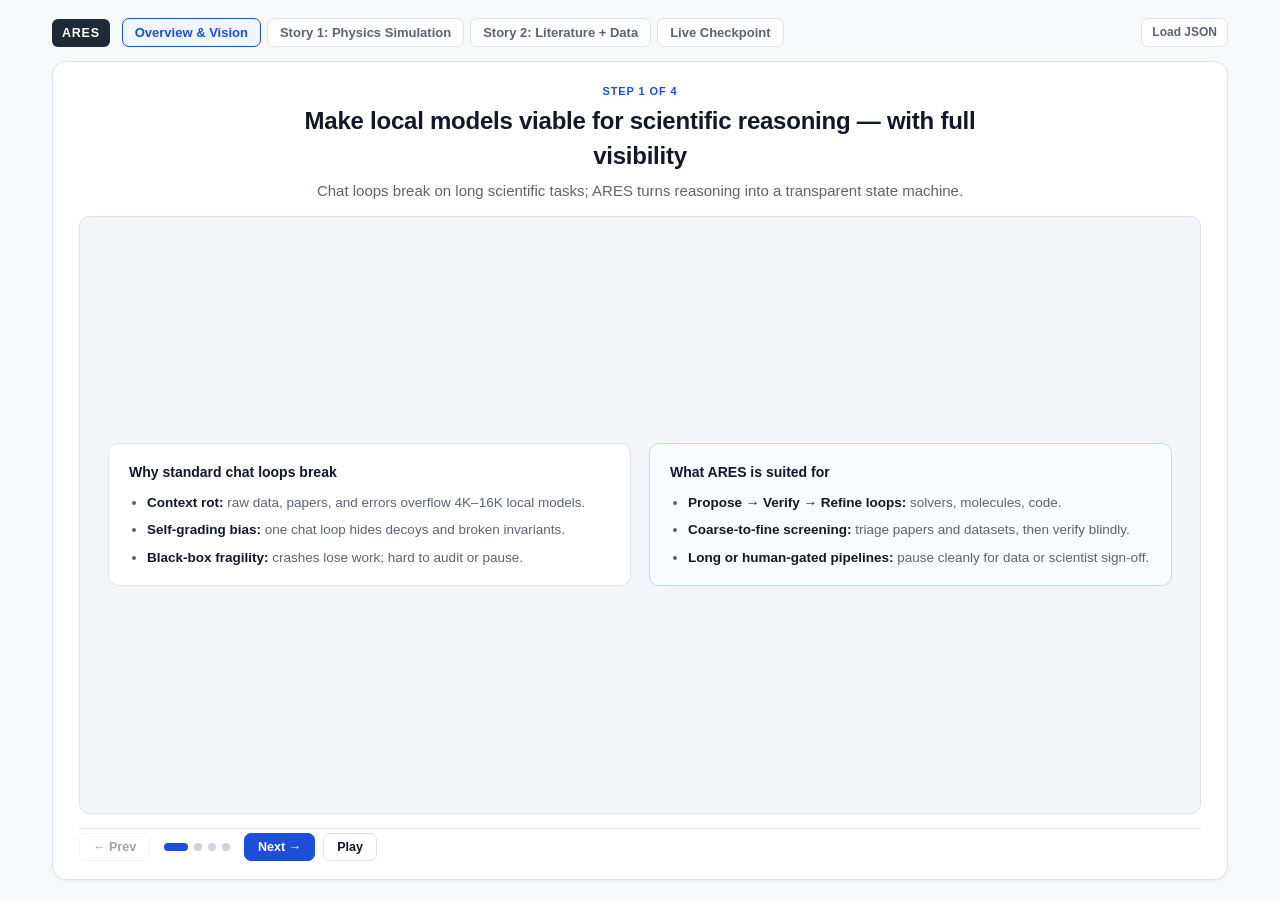
<file: docs/ares_visualizer.html>
<!DOCTYPE html>
<html lang="en" data-theme="light">
<head>
<meta charset="utf-8" />
<meta name="viewport" content="width=device-width, initial-scale=1.0" />
<title>ARES v2 — Scientific Reasoning Pipelines &amp; Trace Visualizer</title>
<style>
  :root {
    --bg: #f8f9fb;
    --surface: #ffffff;
    --surface-sub: #f3f5f8;
    --border: #dfe4ec;
    --text: #111827;
    --muted: #5b6472;
    --accent: #1d4ed8;
    --accent-soft: #eff6ff;
    --green: #15803d;
    --green-soft: #f0fdf4;
    --amber: #b45309;
    --amber-soft: #fffbeb;
    --red: #b91c1c;
    --red-soft: #fef2f2;
    --purple: #6d28d9;
    --purple-soft: #f5f3ff;
    --shadow: 0 1px 3px rgba(15, 23, 42, 0.06);
    --drawer-shadow: -8px 0 28px rgba(15, 23, 42, 0.12);
    --font-sans: -apple-system, BlinkMacSystemFont, "Segoe UI", Roboto, Inter, sans-serif;
    --font-mono: ui-monospace, SFMono-Regular, Menlo, Monaco, Consolas, monospace;
  }
  * { box-sizing: border-box; }
  html, body {
    margin: 0;
    padding: 0;
    background: var(--bg);
    color: var(--text);
    font-family: var(--font-sans);
    line-height: 1.45;
  }
  .page {
    max-width: 1220px;
    min-height: 100vh;
    margin: 0 auto;
    padding: 18px 22px 20px;
    display: flex;
    flex-direction: column;
    gap: 14px;
  }
  .topbar {
    display: flex;
    align-items: center;
    justify-content: space-between;
    gap: 12px;
    flex-wrap: wrap;
  }
  .topbar-left {
    display: flex;
    align-items: center;
    gap: 12px;
    flex-wrap: wrap;
  }
  .logo-pill {
    background: #1f2937;
    color: #ffffff;
    font-weight: 700;
    font-size: 12.5px;
    letter-spacing: 0.06em;
    padding: 5px 10px;
    border-radius: 6px;
  }
  .tabs {
    display: flex;
    gap: 6px;
    flex-wrap: wrap;
  }
  .tab-btn {
    border: 1px solid var(--border);
    background: var(--surface);
    color: var(--muted);
    padding: 6px 12px;
    border-radius: 7px;
    font-size: 13px;
    font-weight: 600;
    cursor: pointer;
  }
  .tab-btn:hover { color: var(--text); border-color: #b7c2d0; }
  .tab-btn.active {
    background: var(--accent-soft);
    color: var(--accent);
    border-color: var(--accent);
  }
  .topbar-right {
    display: flex;
    align-items: center;
    gap: 8px;
  }
  .pill-group {
    display: inline-flex;
    background: var(--surface);
    border: 1px solid var(--border);
    border-radius: 7px;
    padding: 2px;
    gap: 2px;
  }
  .pill-btn {
    border: none;
    background: transparent;
    color: var(--muted);
    padding: 4px 10px;
    border-radius: 5px;
    font-size: 12px;
    font-weight: 600;
    cursor: pointer;
  }
  .pill-btn.active {
    background: var(--surface-sub);
    color: var(--text);
  }
  .btn-subtle {
    border: 1px solid var(--border);
    background: var(--surface);
    color: var(--muted);
    padding: 5px 10px;
    border-radius: 7px;
    font-size: 12px;
    font-weight: 600;
    cursor: pointer;
  }
  .btn-subtle:hover { color: var(--text); border-color: #b7c2d0; }

  .slide-card {
    flex: 1;
    background: var(--surface);
    border: 1px solid var(--border);
    border-radius: 14px;
    box-shadow: var(--shadow);
    padding: 22px 26px 18px;
    display: flex;
    flex-direction: column;
    gap: 14px;
  }
  .slide-header {
    text-align: center;
    max-width: 740px;
    margin: 0 auto;
  }
  .step-eyebrow {
    font-size: 11px;
    font-weight: 700;
    letter-spacing: 0.08em;
    text-transform: uppercase;
    color: var(--accent);
    margin-bottom: 4px;
  }
  .slide-headline {
    font-size: 24px;
    font-weight: 700;
    margin: 0 0 6px;
    letter-spacing: -0.01em;
  }
  .slide-sentence {
    font-size: 15px;
    color: var(--muted);
    margin: 0;
  }

  .stage-wrap {
    flex: 1;
    min-height: 410px;
    background: var(--surface-sub);
    border: 1px solid var(--border);
    border-radius: 10px;
    position: relative;
    overflow: hidden;
    display: flex;
    align-items: center;
    justify-content: center;
  }
  .stage-wrap.scrollable {
    overflow: auto;
    justify-content: flex-start;
  }
  svg#dag-svg {
    display: block;
    width: 100%;
    height: 410px;
  }
  .stage-wrap.scrollable svg#dag-svg {
    width: auto;
    min-width: 100%;
  }
  .stage-hint {
    position: absolute;
    right: 12px;
    bottom: 9px;
    font-size: 11.5px;
    color: var(--muted);
    background: rgba(255, 255, 255, 0.88);
    padding: 2px 8px;
    border-radius: 999px;
    border: 1px solid var(--border);
    pointer-events: none;
  }
  .node-group {
    cursor: pointer;
    transition: opacity 0.2s ease;
  }
  .node-group:hover rect.node-box {
    stroke-width: 2.2;
  }

  /* Overview & Vision conceptual slides */
  .overview-stage {
    width: 100%;
    padding: 24px 28px;
    display: flex;
    flex-direction: column;
    justify-content: center;
    gap: 18px;
  }
  .two-col {
    display: grid;
    grid-template-columns: repeat(2, minmax(0, 1fr));
    gap: 18px;
  }
  .four-grid {
    display: grid;
    grid-template-columns: repeat(2, minmax(0, 1fr));
    gap: 14px;
  }
  .jump-grid {
    display: grid;
    grid-template-columns: repeat(3, minmax(0, 1fr));
    gap: 16px;
  }
  @media (max-width: 860px) {
    .two-col, .four-grid, .jump-grid { grid-template-columns: 1fr; }
  }
  .ov-card {
    background: var(--surface);
    border: 1px solid var(--border);
    border-radius: 10px;
    padding: 18px 20px;
  }
  .ov-card.accent {
    border-color: #bfdbfe;
    background: #f8fbff;
  }
  .ov-card h3 {
    margin: 0 0 10px;
    font-size: 14px;
    font-weight: 700;
    color: var(--text);
  }
  .ov-card ul {
    margin: 0;
    padding-left: 18px;
    display: flex;
    flex-direction: column;
    gap: 8px;
    font-size: 13.5px;
    color: var(--muted);
  }
  .ov-card li strong { color: var(--text); }
  .ov-card p {
    margin: 0;
    font-size: 13.5px;
    color: var(--muted);
  }
  .ov-num {
    display: inline-block;
    font-size: 11px;
    font-weight: 700;
    color: var(--accent);
    background: var(--accent-soft);
    padding: 2px 7px;
    border-radius: 999px;
    margin-bottom: 6px;
  }
  .charge-flow {
    background: var(--surface);
    border: 1px solid var(--border);
    border-radius: 10px;
    padding: 10px 14px;
  }
  .jump-card {
    background: var(--surface);
    border: 1px solid var(--border);
    border-radius: 10px;
    padding: 18px;
    text-align: left;
    cursor: pointer;
    transition: border-color 0.15s ease, transform 0.15s ease;
  }
  .jump-card:hover {
    border-color: var(--accent);
    transform: translateY(-1px);
  }
  .jump-tag {
    font-size: 11px;
    font-weight: 700;
    text-transform: uppercase;
    letter-spacing: 0.05em;
    color: var(--accent);
    margin-bottom: 6px;
  }
  .jump-title {
    font-size: 15px;
    font-weight: 700;
    color: var(--text);
    margin-bottom: 6px;
  }
  .jump-desc {
    font-size: 13px;
    color: var(--muted);
  }

  .footer-bar {
    display: flex;
    align-items: center;
    justify-content: space-between;
    gap: 16px;
    flex-wrap: wrap;
    padding-top: 4px;
    border-top: 1px solid var(--border);
  }
  .nav-controls {
    display: flex;
    align-items: center;
    gap: 8px;
  }
  .btn {
    border: 1px solid var(--border);
    background: var(--surface);
    color: var(--text);
    padding: 6px 13px;
    border-radius: 7px;
    font-size: 12.5px;
    font-weight: 600;
    cursor: pointer;
  }
  .btn:hover:not(:disabled) { border-color: var(--accent); color: var(--accent); }
  .btn:disabled { opacity: 0.4; cursor: not-allowed; }
  .btn-primary {
    background: var(--accent);
    color: #ffffff;
    border-color: var(--accent);
  }
  .btn-primary:hover:not(:disabled) { color: #ffffff; opacity: 0.92; }
  .dots {
    display: flex;
    align-items: center;
    gap: 6px;
    margin: 0 6px;
  }
  .dot {
    width: 8px;
    height: 8px;
    border-radius: 999px;
    border: none;
    background: #cbd5e1;
    padding: 0;
    cursor: pointer;
    transition: all 0.2s ease;
  }
  .dot.active {
    width: 24px;
    background: var(--accent);
  }
  .dot.done {
    background: #86efac;
  }

  .context-strip {
    display: flex;
    align-items: center;
    gap: 18px;
    flex-wrap: wrap;
  }
  .mini-meter {
    display: flex;
    align-items: center;
    gap: 8px;
    font-size: 12px;
  }
  .mini-track {
    width: 110px;
    height: 8px;
    background: var(--surface-sub);
    border: 1px solid var(--border);
    border-radius: 999px;
    overflow: hidden;
  }
  .mini-fill {
    height: 100%;
    border-radius: 999px;
    transition: width 0.3s ease;
  }
  .mono { font-family: var(--font-mono); }

  /* Slide-over detail drawer — hidden until a node is clicked */
  .drawer-backdrop {
    display: none;
    position: fixed;
    inset: 0;
    background: rgba(15, 23, 42, 0.18);
    z-index: 40;
  }
  .drawer-backdrop.open { display: block; }
  .drawer {
    display: none;
    position: fixed;
    top: 0;
    right: 0;
    bottom: 0;
    width: min(460px, 94vw);
    background: var(--surface);
    border-left: 1px solid var(--border);
    box-shadow: var(--drawer-shadow);
    z-index: 50;
    flex-direction: column;
  }
  .drawer.open { display: flex; }
  .drawer-head {
    display: flex;
    align-items: flex-start;
    justify-content: space-between;
    gap: 10px;
    padding: 16px 18px 12px;
    border-bottom: 1px solid var(--border);
  }
  .drawer-title {
    font-size: 16px;
    font-weight: 700;
  }
  .close-btn {
    border: 1px solid var(--border);
    background: var(--surface);
    color: var(--muted);
    width: 28px;
    height: 28px;
    border-radius: 6px;
    font-size: 16px;
    line-height: 1;
    cursor: pointer;
  }
  .close-btn:hover { color: var(--text); border-color: var(--text); }
  .drawer-body {
    padding: 16px 18px;
    overflow-y: auto;
    display: flex;
    flex-direction: column;
    gap: 14px;
  }
  .drawer-summary {
    font-size: 13.5px;
    color: var(--text);
    margin: 0;
  }
  .snippet-label {
    font-size: 11px;
    font-weight: 700;
    text-transform: uppercase;
    letter-spacing: 0.05em;
    color: var(--muted);
    margin-bottom: 6px;
  }
  pre.code-block {
    margin: 0;
    font-family: var(--font-mono);
    font-size: 11.5px;
    line-height: 1.5;
    white-space: pre-wrap;
    word-break: break-word;
    background: var(--surface-sub);
    border: 1px solid var(--border);
    border-radius: 8px;
    padding: 10px 12px;
    max-height: 280px;
    overflow: auto;
  }
  .diff-add { color: var(--green); }
  .diff-del { color: var(--red); }
  .diff-hunk { color: var(--accent); font-weight: 600; }
  details.raw-details {
    border: 1px solid var(--border);
    border-radius: 8px;
    padding: 8px 11px;
    background: var(--surface);
  }
  details.raw-details summary {
    cursor: pointer;
    font-size: 12px;
    font-weight: 600;
    color: var(--muted);
  }
  details.raw-details[open] summary {
    margin-bottom: 8px;
    color: var(--text);
  }
</style>
</head>
<body>
<div class="page">
  <header class="topbar">
    <div class="topbar-left">
      <div class="logo-pill">ARES</div>
      <div class="tabs" id="scenario-tabs"></div>
    </div>
    <div class="topbar-right">
      <div class="pill-group" id="variant-controls"></div>
      <label class="btn-subtle" title="Load a JSON bundle exported by python -m ares.ext.viz">
        Load JSON
        <input type="file" id="load-json-input" accept=".json" style="display:none" />
      </label>
    </div>
  </header>

  <main class="slide-card">
    <div class="slide-header">
      <div class="step-eyebrow" id="step-eyebrow">STEP 1 OF 5</div>
      <h1 class="slide-headline" id="beat-headline"></h1>
      <p class="slide-sentence" id="beat-narration"></p>
    </div>

    <div class="stage-wrap" id="stage-wrap">
      <div class="overview-stage" id="overview-stage" style="display:none"></div>
      <svg id="dag-svg" xmlns="http://www.w3.org/2000/svg" preserveAspectRatio="xMidYMid meet"></svg>
      <div class="stage-hint" id="stage-hint">Click any box for prompt or artifact</div>
    </div>

    <footer class="footer-bar">
      <div class="nav-controls">
        <button class="btn" id="prev-beat" type="button">&larr; Prev</button>
        <div class="dots" id="beat-dots"></div>
        <button class="btn btn-primary" id="next-beat" type="button">Next &rarr;</button>
        <button class="btn" id="play-toggle" type="button">Play</button>
      </div>

      <div class="context-strip">
        <div class="mini-meter">
          <span style="font-weight:600">ARES</span>
          <div class="mini-track"><div class="mini-fill" id="bar-ares" style="background:var(--green)"></div></div>
          <span class="mono" id="bar-ares-label"></span>
        </div>
        <div class="mini-meter">
          <span style="font-weight:600;color:var(--muted)">Standard Chat</span>
          <div class="mini-track"><div class="mini-fill" id="bar-baseline" style="background:var(--red)"></div></div>
          <span class="mono" id="bar-baseline-label"></span>
        </div>
      </div>
    </footer>
  </main>
</div>

<div class="drawer-backdrop" id="drawer-backdrop"></div>
<aside class="drawer" id="detail-drawer" aria-hidden="true">
  <div class="drawer-head">
    <div>
      <div class="drawer-title" id="drawer-title">Details</div>
      <div style="font-size:12px;color:var(--muted);margin-top:2px" id="drawer-subtitle"></div>
    </div>
    <button class="close-btn" id="drawer-close" type="button" title="Close (Esc)">&times;</button>
  </div>
  <div class="drawer-body" id="drawer-body"></div>
</aside>

<script>
const ARES_PAYLOAD = {"curatedStories": [{"id": "overview", "kind": "overview", "tabLabel": "Overview & Vision", "variants": [{"id": "vision", "label": "Vision", "beats": [{"layout": "goals", "headline": "Make local models viable for scientific reasoning — with full visibility", "narration": "Chat loops break on long scientific tasks; ARES turns reasoning into a transparent state machine."}, {"layout": "methodology", "headline": "Move control flow out of prompts into a lightweight state machine", "narration": "Local models handle focused reasoning steps while ARES manages context, branching, and checks."}, {"layout": "charge", "headline": "From ChARGe (SC26) to a general local-model runtime", "narration": "ChARGe proved Propose → Verify → Refine + Context Switching work in chemistry; ARES generalizes them."}, {"layout": "walkthroughs", "headline": "Walk through Propose → Verify → Refine in action", "narration": "Choose a scientific scenario below, or inspect a real checkpoint run from this repo."}], "tasks": {}, "events": [], "artifacts": {}}]}, {"id": "physics_sim", "tabLabel": "Story 1: Physics Simulation", "variants": [{"id": "certified", "label": "Normal Run", "beats": [{"headline": "Keep big data out of the model", "narration": "Raw trajectories stay on disk; the local model only sees a tiny summary.", "visibleTaskIds": ["data"], "activeTaskIds": ["data"], "statusOverrides": {"data": "done"}, "subtitleOverrides": {}, "contextMetrics": {"aresPromptTokens": 310, "aresCapTokens": 4096, "baselinePromptTokens": 1850, "baselineCapTokens": 4096, "baselineStatus": "OK"}}, {"headline": "Propose 3 physics models in parallel", "narration": "Each branch runs in its own small, isolated context window.", "visibleTaskIds": ["data", "branch_a", "branch_b", "branch_c"], "activeTaskIds": ["branch_a", "branch_b", "branch_c"], "statusOverrides": {"branch_a": "running", "branch_b": "running", "branch_c": "running"}, "subtitleOverrides": {"branch_a": "Linear damped ODE...", "branch_b": "Duffing cubic ODE...", "branch_c": "Polynomial surrogate..."}, "contextMetrics": {"aresPromptTokens": 540, "aresCapTokens": 4096, "baselinePromptTokens": 3620, "baselineCapTokens": 4096, "baselineStatus": "Near limit"}}, {"headline": "Verify with a blind physics check", "narration": "The verifier never sees LLM prose — all 3 initial proposals fail.", "visibleTaskIds": ["data", "branch_a", "branch_b", "branch_c", "verify"], "activeTaskIds": ["verify"], "statusOverrides": {"branch_a": "failed", "branch_b": "failed", "branch_c": "failed", "verify": "done"}, "subtitleOverrides": {"branch_a": "✗ High holdout error (0.42)", "branch_b": "✗ Euler blew up at t=4.2s", "branch_c": "✗ Violated energy bound"}, "contextMetrics": {"aresPromptTokens": 540, "aresCapTokens": 4096, "baselinePromptTokens": 5180, "baselineCapTokens": 4096, "baselineStatus": "OVERFLOW"}}, {"headline": "Refine one branch, cancel the rest", "narration": "Branch B refines Euler -> RK45 from a tiny error snippet; A & C cancel automatically.", "visibleTaskIds": ["data", "branch_a", "branch_b", "branch_c", "verify", "repair_b"], "activeTaskIds": ["repair_b"], "statusOverrides": {"branch_a": "cancelled", "branch_c": "cancelled", "branch_b": "done", "repair_b": "done"}, "subtitleOverrides": {"branch_a": "Cancelled (race lost)", "branch_b": "Sent Euler error to refine", "branch_c": "Cancelled (race lost)", "repair_b": "✓ RK45 passes all 3 checks"}, "contextMetrics": {"aresPromptTokens": 610, "aresCapTokens": 4096, "baselinePromptTokens": 7490, "baselineCapTokens": 4096, "baselineStatus": "OVERFLOW"}}, {"headline": "Pause for scientist sign-off", "narration": "ARES checkpoints cleanly before expensive runs — click any box to inspect details.", "visibleTaskIds": ["data", "branch_a", "branch_b", "branch_c", "verify", "repair_b", "gate"], "activeTaskIds": ["gate"], "statusOverrides": {"branch_a": "cancelled", "branch_c": "cancelled", "gate": "done"}, "subtitleOverrides": {"branch_a": "Cancelled (race lost)", "branch_c": "Cancelled (race lost)", "gate": "✓ Approved · Certified RK45"}, "contextMetrics": {"aresPromptTokens": 610, "aresCapTokens": 4096, "baselinePromptTokens": 7490, "baselineCapTokens": 4096, "baselineStatus": "OVERFLOW"}}], "tasks": {"data": {"id": "data", "state": "ingest_sensor_data", "parent_id": null, "depends_on": [], "depth": 0, "status": "done", "deterministic": true, "spilled_artifact_id": "art_phys_data", "usage": {"prompt_tokens": 0, "completion_tokens": 0, "total_tokens": 0, "llm_calls": 0}, "input": {"dataset": "duffing_sensor_bench", "size_mb": 2.48}, "output": {"__ares_ref__": "art_phys_data", "summary_tokens": 310}, "viz": {"roleBadge": "orchestrator", "label": "Sensor Data (2.5 MB)", "subtitle": "Stored on disk · tiny summary only", "summary": "Raw sensor arrays stay on disk in ArtifactStore. Downstream local models only receive a 310-token summary.", "snippetTitle": "What enters the model vs. what stays on disk", "snippet": "On disk (art_phys_data): 2,481,920 bytes of time-series arrays.\nPassed to model: {\"summary\": \"damped oscillation, frequency increases with amplitude\", \"ref\": \"art_phys_data\"}"}}, "branch_a": {"id": "branch_a", "state": "propose_model", "parent_id": "data", "depends_on": [], "depth": 1, "status": "done", "deterministic": false, "usage": {"prompt_tokens": 520, "completion_tokens": 180, "total_tokens": 700, "llm_calls": 1}, "input": {"branch": "A", "hypothesis": "Linear damped ODE"}, "output": {"holdout_rmse": 0.418, "passed": false}, "viz": {"roleBadge": "llm", "label": "A · Linear Model", "subtitle": "Testing hypothesis...", "summary": "Plausible linear decoy: fits low-amplitude data well, but fails high-amplitude holdout trajectories.", "snippetTitle": "Bounded prompt (520 tokens)", "snippet": "Summary: damped oscillation, decay ratio 0.82.\nPropose an ODE model JSON.\n\nModel output: x'' + 0.18 x' + 1.2 x = 0"}}, "branch_b": {"id": "branch_b", "state": "propose_model", "parent_id": "data", "depends_on": [], "depth": 1, "status": "done", "deterministic": false, "usage": {"prompt_tokens": 540, "completion_tokens": 210, "total_tokens": 750, "llm_calls": 1}, "input": {"branch": "B", "hypothesis": "Duffing nonlinear ODE"}, "output": {"passed": false, "error": "Explicit Euler diverged at t=4.20s"}, "viz": {"roleBadge": "llm", "label": "B · Duffing Nonlinear", "subtitle": "Testing hypothesis...", "summary": "Picks the right nonlinear x^3 physics, but Attempt 1 uses explicit Euler and blows up numerically.", "snippetTitle": "Bounded prompt (540 tokens) & <think>", "snippet": "Thinking: Frequency rises with amplitude -> test cubic x^3 term.\nAttempt 1 code: fixed-step explicit Euler loop."}}, "branch_c": {"id": "branch_c", "state": "propose_model", "parent_id": "data", "depends_on": [], "depth": 1, "status": "done", "deterministic": false, "usage": {"prompt_tokens": 530, "completion_tokens": 195, "total_tokens": 725, "llm_calls": 1}, "input": {"branch": "C", "hypothesis": "Polynomial surrogate"}, "output": {"passed": false, "energy_ok": false}, "viz": {"roleBadge": "llm", "label": "C · Polynomial Fit", "subtitle": "Testing hypothesis...", "summary": "Degree-7 polynomial overfits training curves and violates physical energy conservation (dE/dt > 0).", "snippetTitle": "Bounded prompt (530 tokens)", "snippet": "Model output: degree-7 polynomial surrogate vector field."}}, "verify": {"id": "verify", "state": "verify_sim", "parent_id": null, "depends_on": ["branch_a", "branch_b", "branch_c"], "depth": 2, "status": "done", "deterministic": true, "spilled_artifact_id": "art_cert_receipt", "usage": {"prompt_tokens": 0, "completion_tokens": 0, "total_tokens": 0, "llm_calls": 0}, "input": {"inputs_allowed": ["code_ref_id", "dataset_ref_id"], "llm_prose_hidden": true}, "output": {"a": "FAIL (RMSE 0.418)", "b": "FAIL (Euler NaN)", "c": "FAIL (dE/dt > 0)"}, "viz": {"roleBadge": "verifier", "label": "Blind Physics Check", "subtitle": "Sees code + data only", "summary": "Isolated Python/SciPy sandbox. It never sees the LLM's explanations — only code and sensor data.", "snippetTitle": "3 deterministic checks", "snippet": "1. Step-refinement convergence (< 1e-4)\n2. Energy dissipation bound (dE/dt <= 0)\n3. High-amplitude holdout RMSE (<= 0.025)"}}, "repair_b": {"id": "repair_b", "state": "refine_model", "parent_id": "branch_b", "depends_on": ["verify"], "depth": 1, "status": "done", "deterministic": false, "usage": {"prompt_tokens": 610, "completion_tokens": 220, "total_tokens": 830, "llm_calls": 1}, "input": {"branch": "B", "failure_slice": "Explicit Euler diverged at t=4.20s (NaN)"}, "output": {"certified": true, "holdout_rmse": 0.0114}, "viz": {"roleBadge": "verifier", "label": "B · RK45 Refine", "subtitle": "✓ Passes all 3 checks", "diffArtifactRef": "art_solver_diff", "summary": "Branch B sees only a 340-char error snippet, refines Euler to RK45, and passes all 3 physics checks.", "snippetTitle": "Euler -> RK45 refinement (610-token prompt)", "snippet": "--- a/solver.py\n+++ b/solver.py\n@@ -4,9 +4,9 @@\n def simulate_oscillator(t_grid, y0, params):\n-    # Attempt 1: Explicit Euler (unstable at t=4.2s)\n-    for i in range(len(t_grid) - 1):\n-        dv = -alpha * v - beta * x - gamma * (x ** 3)\n-        x, v = x + dt * v, v + dt * dv\n+    # Attempt 2: Adaptive RK45 (energy stable)\n+    sol = solve_ivp(\n+        rhs, (t_grid[0], t_grid[-1]), y0,\n+        t_eval=t_grid, method='RK45', rtol=1e-7\n+    )\n+    return sol.y.T\n"}}, "gate": {"id": "gate", "state": "scientist_review", "parent_id": null, "depends_on": ["repair_b"], "depth": 0, "status": "done", "deterministic": true, "spilled_artifact_id": "art_cert_receipt", "usage": {"prompt_tokens": 0, "completion_tokens": 0, "total_tokens": 0, "llm_calls": 0}, "input": {"resume_key": "hpc_signoff"}, "output": {"approved": true, "model": "Duffing RK45"}, "viz": {"roleBadge": "gate", "label": "Scientist Review", "subtitle": "Paused cleanly -> Approved", "summary": "ARES pauses before launching expensive 3D runs. A scientist inspects the diff/receipt and resumes without re-running anything.", "snippetTitle": "Verified receipt (art_cert_receipt)", "snippet": "{\n  \"certified\": true,\n  \"model\": \"Duffing nonlinear damped oscillator\",\n  \"checks\": {\n    \"step_convergence\": \"PASS (delta 3.1e-6)\",\n    \"energy_bound_dE_dt\": \"PASS (-0.004 <= 0)\",\n    \"holdout_rmse\": \"PASS (0.0114 <= 0.025)\"\n  },\n  \"verifier_input\": \"ONLY (code_ref_id, dataset_ref_id) \\u2014 zero LLM prose\"\n}"}}}, "events": [{"seq": 1, "beat": 0, "event_type": "task_done", "task_id": "data", "payload": {"spilled": "art_phys_data"}}, {"seq": 2, "beat": 1, "event_type": "task_spawned", "task_id": "data", "payload": {"branches": ["A", "B", "C"], "join": "any"}}, {"seq": 3, "beat": 2, "event_type": "task_done", "task_id": "verify", "payload": {"a": "RMSE fail", "b": "Euler NaN", "c": "Energy fail"}}, {"seq": 4, "beat": 3, "event_type": "task_done", "task_id": "repair_b", "payload": {"certified": true, "rmse": 0.0114}}, {"seq": 5, "beat": 3, "event_type": "task_cancelled", "task_id": "branch_a", "payload": {"reason": "race_won_by:branch_b"}}, {"seq": 6, "beat": 3, "event_type": "task_cancelled", "task_id": "branch_c", "payload": {"reason": "race_won_by:branch_b"}}, {"seq": 7, "beat": 4, "event_type": "task_suspended", "task_id": "gate", "payload": {"resume_key": "hpc_signoff"}}, {"seq": 8, "beat": 4, "event_type": "run_finished", "task_id": "gate", "payload": {"status": "done"}}], "artifacts": {"art_phys_data": {"ref_id": "art_phys_data", "sha256": "9f1a8c44d2e0b712a8c01499f08b1234", "byte_size": 2481920, "mime_type": "application/json", "preview": "12 sensor trajectories (2.48 MB stored on disk)", "content": "{\n  \"dataset\": \"duffing_sensor_bench\",\n  \"trajectories\": 12,\n  \"raw_bytes\": 2481920,\n  \"summary_passed_to_llm\": \"310 tokens (mean/std/periodicity only)\"\n}"}, "art_solver_diff": {"ref_id": "art_solver_diff", "sha256": "5a11bb22cc33dd44ee55ff6677889900", "byte_size": 470, "mime_type": "text/x-diff", "preview": "Euler -> RK45 repair diff", "content": "--- a/solver.py\n+++ b/solver.py\n@@ -4,9 +4,9 @@\n def simulate_oscillator(t_grid, y0, params):\n-    # Attempt 1: Explicit Euler (unstable at t=4.2s)\n-    for i in range(len(t_grid) - 1):\n-        dv = -alpha * v - beta * x - gamma * (x ** 3)\n-        x, v = x + dt * v, v + dt * dv\n+    # Attempt 2: Adaptive RK45 (energy stable)\n+    sol = solve_ivp(\n+        rhs, (t_grid[0], t_grid[-1]), y0,\n+        t_eval=t_grid, method='RK45', rtol=1e-7\n+    )\n+    return sol.y.T\n"}, "art_cert_receipt": {"ref_id": "art_cert_receipt", "sha256": "f00d1234567890abcdef1234567890ab", "byte_size": 286, "mime_type": "application/json", "preview": "Certified Duffing RK45 receipt", "content": "{\n  \"certified\": true,\n  \"model\": \"Duffing nonlinear damped oscillator\",\n  \"checks\": {\n    \"step_convergence\": \"PASS (delta 3.1e-6)\",\n    \"energy_bound_dE_dt\": \"PASS (-0.004 <= 0)\",\n    \"holdout_rmse\": \"PASS (0.0114 <= 0.025)\"\n  },\n  \"verifier_input\": \"ONLY (code_ref_id, dataset_ref_id) \\u2014 zero LLM prose\"\n}"}, "art_unverified_receipt": {"ref_id": "art_unverified_receipt", "sha256": "0000deadbeef1234567890abcdef1234", "byte_size": 137, "mime_type": "application/json", "preview": "Honest unverified receipt", "content": "{\n  \"certified\": false,\n  \"status\": \"unverified\",\n  \"reason\": \"Damping-torque sensor channel missing; all 3 models failed energy conservation.\"\n}"}}}, {"id": "unverified", "label": "Missing Sensor", "beats": [{"headline": "Keep big data out of the model", "narration": "Raw trajectories stay on disk; the local model only sees a tiny summary.", "visibleTaskIds": ["data"], "activeTaskIds": ["data"], "statusOverrides": {"data": "done"}, "subtitleOverrides": {}, "contextMetrics": {"aresPromptTokens": 310, "aresCapTokens": 4096, "baselinePromptTokens": 1850, "baselineCapTokens": 4096, "baselineStatus": "OK"}}, {"headline": "Propose 3 physics models in parallel", "narration": "Each branch runs in its own small, isolated context window.", "visibleTaskIds": ["data", "branch_a", "branch_b", "branch_c"], "activeTaskIds": ["branch_a", "branch_b", "branch_c"], "statusOverrides": {"branch_a": "running", "branch_b": "running", "branch_c": "running"}, "subtitleOverrides": {"branch_a": "Linear damped ODE...", "branch_b": "Duffing cubic ODE...", "branch_c": "Polynomial surrogate..."}, "contextMetrics": {"aresPromptTokens": 540, "aresCapTokens": 4096, "baselinePromptTokens": 3620, "baselineCapTokens": 4096, "baselineStatus": "Near limit"}}, {"headline": "Verify with a blind physics check", "narration": "The verifier never sees LLM prose — all 3 initial proposals fail.", "visibleTaskIds": ["data", "branch_a", "branch_b", "branch_c", "verify"], "activeTaskIds": ["verify"], "statusOverrides": {"branch_a": "failed", "branch_b": "failed", "branch_c": "failed", "verify": "done"}, "subtitleOverrides": {"branch_a": "✗ High holdout error (0.42)", "branch_b": "✗ Euler blew up at t=4.2s", "branch_c": "✗ Violated energy bound"}, "contextMetrics": {"aresPromptTokens": 540, "aresCapTokens": 4096, "baselinePromptTokens": 5180, "baselineCapTokens": 4096, "baselineStatus": "OVERFLOW"}}, {"headline": "When data is missing, ARES refuses to bluff", "narration": "All branches fail the physical energy check, so ARES outputs unverified instead of picking a bad fit.", "visibleTaskIds": ["data", "branch_a", "branch_b", "branch_c", "verify", "repair_b"], "activeTaskIds": ["repair_b"], "statusOverrides": {"branch_a": "failed", "branch_b": "failed", "branch_c": "failed", "repair_b": "suspended"}, "subtitleOverrides": {"branch_a": "✗ Failed energy check", "branch_b": "✗ Failed energy check", "branch_c": "✗ Failed energy check", "repair_b": "Unverified (missing channel)"}, "contextMetrics": {"aresPromptTokens": 610, "aresCapTokens": 4096, "baselinePromptTokens": 7490, "baselineCapTokens": 4096, "baselineStatus": "OVERFLOW"}}], "tasks": {"data": {"id": "data", "state": "ingest_sensor_data", "parent_id": null, "depends_on": [], "depth": 0, "status": "done", "deterministic": true, "spilled_artifact_id": "art_phys_data", "usage": {"prompt_tokens": 0, "completion_tokens": 0, "total_tokens": 0, "llm_calls": 0}, "input": {"dataset": "duffing_sensor_bench", "size_mb": 2.48}, "output": {"__ares_ref__": "art_phys_data", "summary_tokens": 310}, "viz": {"roleBadge": "orchestrator", "label": "Sensor Data (2.5 MB)", "subtitle": "Stored on disk · tiny summary only", "summary": "Raw sensor arrays stay on disk in ArtifactStore. Downstream local models only receive a 310-token summary.", "snippetTitle": "What enters the model vs. what stays on disk", "snippet": "On disk (art_phys_data): 2,481,920 bytes of time-series arrays.\nPassed to model: {\"summary\": \"damped oscillation, frequency increases with amplitude\", \"ref\": \"art_phys_data\"}"}}, "branch_a": {"id": "branch_a", "state": "propose_model", "parent_id": "data", "depends_on": [], "depth": 1, "status": "done", "deterministic": false, "usage": {"prompt_tokens": 520, "completion_tokens": 180, "total_tokens": 700, "llm_calls": 1}, "input": {"branch": "A", "hypothesis": "Linear damped ODE"}, "output": {"holdout_rmse": 0.418, "passed": false}, "viz": {"roleBadge": "llm", "label": "A · Linear Model", "subtitle": "Testing hypothesis...", "summary": "Plausible linear decoy: fits low-amplitude data well, but fails high-amplitude holdout trajectories.", "snippetTitle": "Bounded prompt (520 tokens)", "snippet": "Summary: damped oscillation, decay ratio 0.82.\nPropose an ODE model JSON.\n\nModel output: x'' + 0.18 x' + 1.2 x = 0"}}, "branch_b": {"id": "branch_b", "state": "propose_model", "parent_id": "data", "depends_on": [], "depth": 1, "status": "done", "deterministic": false, "usage": {"prompt_tokens": 540, "completion_tokens": 210, "total_tokens": 750, "llm_calls": 1}, "input": {"branch": "B", "hypothesis": "Duffing nonlinear ODE"}, "output": {"passed": false, "error": "Explicit Euler diverged at t=4.20s"}, "viz": {"roleBadge": "llm", "label": "B · Duffing Nonlinear", "subtitle": "Testing hypothesis...", "summary": "Picks the right nonlinear x^3 physics, but Attempt 1 uses explicit Euler and blows up numerically.", "snippetTitle": "Bounded prompt (540 tokens) & <think>", "snippet": "Thinking: Frequency rises with amplitude -> test cubic x^3 term.\nAttempt 1 code: fixed-step explicit Euler loop."}}, "branch_c": {"id": "branch_c", "state": "propose_model", "parent_id": "data", "depends_on": [], "depth": 1, "status": "done", "deterministic": false, "usage": {"prompt_tokens": 530, "completion_tokens": 195, "total_tokens": 725, "llm_calls": 1}, "input": {"branch": "C", "hypothesis": "Polynomial surrogate"}, "output": {"passed": false, "energy_ok": false}, "viz": {"roleBadge": "llm", "label": "C · Polynomial Fit", "subtitle": "Testing hypothesis...", "summary": "Degree-7 polynomial overfits training curves and violates physical energy conservation (dE/dt > 0).", "snippetTitle": "Bounded prompt (530 tokens)", "snippet": "Model output: degree-7 polynomial surrogate vector field."}}, "verify": {"id": "verify", "state": "verify_sim", "parent_id": null, "depends_on": ["branch_a", "branch_b", "branch_c"], "depth": 2, "status": "done", "deterministic": true, "spilled_artifact_id": "art_cert_receipt", "usage": {"prompt_tokens": 0, "completion_tokens": 0, "total_tokens": 0, "llm_calls": 0}, "input": {"inputs_allowed": ["code_ref_id", "dataset_ref_id"], "llm_prose_hidden": true}, "output": {"a": "FAIL (RMSE 0.418)", "b": "FAIL (Euler NaN)", "c": "FAIL (dE/dt > 0)"}, "viz": {"roleBadge": "verifier", "label": "Blind Physics Check", "subtitle": "Sees code + data only", "summary": "Isolated Python/SciPy sandbox. It never sees the LLM's explanations — only code and sensor data.", "snippetTitle": "3 deterministic checks", "snippet": "1. Step-refinement convergence (< 1e-4)\n2. Energy dissipation bound (dE/dt <= 0)\n3. High-amplitude holdout RMSE (<= 0.025)"}}, "repair_b": {"id": "repair_b", "state": "refine_model", "parent_id": "branch_b", "depends_on": ["verify"], "depth": 1, "status": "failed", "deterministic": false, "usage": {"prompt_tokens": 610, "completion_tokens": 220, "total_tokens": 830, "llm_calls": 1}, "input": {"branch": "B", "failure_slice": "Explicit Euler diverged at t=4.20s (NaN)"}, "output": {"certified": true, "holdout_rmse": 0.0114}, "viz": {"roleBadge": "gate", "label": "Result: Unverified", "subtitle": "Missing sensor · no hallucination", "diffArtifactRef": "art_solver_diff", "summary": "Because the required damping-torque channel is missing, ARES refuses to guess and returns unverified.", "snippetTitle": "Honest abstention receipt", "snippet": "{\n  \"certified\": false,\n  \"status\": \"unverified\",\n  \"reason\": \"Damping-torque sensor channel missing; all 3 models failed energy conservation.\"\n}"}, "spilled_artifact_id": "art_unverified_receipt"}}, "events": [{"seq": 1, "beat": 0, "event_type": "task_done", "task_id": "data", "payload": {"spilled": "art_phys_data"}}, {"seq": 2, "beat": 1, "event_type": "task_spawned", "task_id": "data", "payload": {"branches": ["A", "B", "C"], "join": "any"}}, {"seq": 3, "beat": 2, "event_type": "task_done", "task_id": "verify", "payload": {"a": "RMSE fail", "b": "Euler NaN", "c": "Energy fail"}}, {"seq": 4, "beat": 3, "event_type": "task_done", "task_id": "repair_b", "payload": {"certified": true, "rmse": 0.0114}}], "artifacts": {"art_phys_data": {"ref_id": "art_phys_data", "sha256": "9f1a8c44d2e0b712a8c01499f08b1234", "byte_size": 2481920, "mime_type": "application/json", "preview": "12 sensor trajectories (2.48 MB stored on disk)", "content": "{\n  \"dataset\": \"duffing_sensor_bench\",\n  \"trajectories\": 12,\n  \"raw_bytes\": 2481920,\n  \"summary_passed_to_llm\": \"310 tokens (mean/std/periodicity only)\"\n}"}, "art_solver_diff": {"ref_id": "art_solver_diff", "sha256": "5a11bb22cc33dd44ee55ff6677889900", "byte_size": 470, "mime_type": "text/x-diff", "preview": "Euler -> RK45 repair diff", "content": "--- a/solver.py\n+++ b/solver.py\n@@ -4,9 +4,9 @@\n def simulate_oscillator(t_grid, y0, params):\n-    # Attempt 1: Explicit Euler (unstable at t=4.2s)\n-    for i in range(len(t_grid) - 1):\n-        dv = -alpha * v - beta * x - gamma * (x ** 3)\n-        x, v = x + dt * v, v + dt * dv\n+    # Attempt 2: Adaptive RK45 (energy stable)\n+    sol = solve_ivp(\n+        rhs, (t_grid[0], t_grid[-1]), y0,\n+        t_eval=t_grid, method='RK45', rtol=1e-7\n+    )\n+    return sol.y.T\n"}, "art_cert_receipt": {"ref_id": "art_cert_receipt", "sha256": "f00d1234567890abcdef1234567890ab", "byte_size": 286, "mime_type": "application/json", "preview": "Certified Duffing RK45 receipt", "content": "{\n  \"certified\": true,\n  \"model\": \"Duffing nonlinear damped oscillator\",\n  \"checks\": {\n    \"step_convergence\": \"PASS (delta 3.1e-6)\",\n    \"energy_bound_dE_dt\": \"PASS (-0.004 <= 0)\",\n    \"holdout_rmse\": \"PASS (0.0114 <= 0.025)\"\n  },\n  \"verifier_input\": \"ONLY (code_ref_id, dataset_ref_id) \\u2014 zero LLM prose\"\n}"}, "art_unverified_receipt": {"ref_id": "art_unverified_receipt", "sha256": "0000deadbeef1234567890abcdef1234", "byte_size": 137, "mime_type": "application/json", "preview": "Honest unverified receipt", "content": "{\n  \"certified\": false,\n  \"status\": \"unverified\",\n  \"reason\": \"Damping-torque sensor channel missing; all 3 models failed energy conservation.\"\n}"}}}]}, {"id": "literature_data", "tabLabel": "Story 2: Literature + Data", "variants": [{"id": "certified", "label": "Normal Run", "beats": [{"headline": "Read large corpora in small slices", "narration": "Papers and tables stay on disk so small local models never overflow.", "visibleTaskIds": ["corpus"], "activeTaskIds": ["corpus"], "statusOverrides": {"corpus": "done"}, "subtitleOverrides": {}, "contextMetrics": {"aresPromptTokens": 380, "aresCapTokens": 4096, "baselinePromptTokens": 2100, "baselineCapTokens": 4096, "baselineStatus": "OK"}}, {"headline": "Screen 32 candidates down to 3", "narration": "A loud candidate (X-99) leads coarse buzz ahead of subtle M-14.", "visibleTaskIds": ["corpus", "cand_x", "cand_m", "cand_k"], "activeTaskIds": ["cand_x", "cand_m", "cand_k"], "statusOverrides": {"cand_x": "done", "cand_m": "done", "cand_k": "done"}, "subtitleOverrides": {}, "contextMetrics": {"aresPromptTokens": 470, "aresCapTokens": 4096, "baselinePromptTokens": 4450, "baselineCapTokens": 4096, "baselineStatus": "OVERFLOW"}}, {"headline": "Test blindly against confounders", "narration": "Independent stats expose X-99 as a batch decoy and confirm M-14.", "visibleTaskIds": ["corpus", "cand_x", "cand_m", "cand_k", "stats"], "activeTaskIds": ["stats"], "statusOverrides": {"cand_x": "failed", "cand_k": "failed", "cand_m": "done", "stats": "done"}, "subtitleOverrides": {"cand_x": "✗ Batch decoy (p=0.61)", "cand_m": "✓ Replicated (p=0.004)", "cand_k": "✗ No effect (p=0.38)"}, "contextMetrics": {"aresPromptTokens": 485, "aresCapTokens": 4096, "baselinePromptTokens": 8910, "baselineCapTokens": 4096, "baselineStatus": "OVERFLOW"}}, {"headline": "Certify with full audit trail", "narration": "Click any box to inspect the exact paper slice, SQL query, and receipt.", "visibleTaskIds": ["corpus", "cand_x", "cand_m", "cand_k", "stats", "result"], "activeTaskIds": ["result"], "statusOverrides": {"cand_x": "failed", "cand_k": "failed", "result": "done"}, "subtitleOverrides": {"cand_x": "✗ Batch decoy (p=0.61)", "cand_m": "✓ Replicated (p=0.004)", "cand_k": "✗ No effect (p=0.38)"}, "contextMetrics": {"aresPromptTokens": 485, "aresCapTokens": 4096, "baselinePromptTokens": 8910, "baselineCapTokens": 4096, "baselineStatus": "OVERFLOW"}}], "tasks": {"corpus": {"id": "corpus", "state": "coarse_scan", "parent_id": null, "depends_on": [], "depth": 0, "status": "done", "deterministic": true, "spilled_artifact_id": "art_slice_m14", "usage": {"prompt_tokens": 0, "completion_tokens": 0, "total_tokens": 0, "llm_calls": 0}, "input": {"papers": 40, "cohort_tables": 6, "candidates": 32}, "output": {"top_k": 3}, "viz": {"roleBadge": "orchestrator", "label": "40 Papers + 6 Tables", "subtitle": "Read in small bounded slices", "summary": "40 papers and 6 experimental tables stay out-of-line. Each worker scans one small bucket.", "snippetTitle": "Bounded slice example", "snippet": "[PMC8419204 Methods — bounded 400-char slice]\nCohort B (n=412, randomized across 4 centers) measured Factor M-14.\nAdjusted for age & extraction batch (FDR=0.008): beta=+0.41.\nReplicated in Cohort R (p=0.0041, protocol PROT-44B)."}}, "cand_x": {"id": "cand_x", "state": "screen_candidate", "parent_id": "corpus", "depends_on": [], "depth": 1, "status": "done", "deterministic": false, "usage": {"prompt_tokens": 410, "completion_tokens": 95, "total_tokens": 505, "llm_calls": 1}, "input": {"candidate": "Factor X-99", "paper_hits": 18}, "output": {"coarse_rank": 1, "raw_fc": 4.8}, "viz": {"roleBadge": "llm", "label": "Factor X-99", "subtitle": "#1 coarse buzz (18 papers)", "summary": "Loud decoy: lots of paper mentions and huge raw fold-change, but cases & controls were in separate batches.", "snippetTitle": "Why a naive agent picks X-99", "snippet": "18 citations, raw fold-change 4.8x — but extraction batch was confounded."}}, "cand_m": {"id": "cand_m", "state": "screen_candidate", "parent_id": "corpus", "depends_on": [], "depth": 1, "status": "done", "deterministic": false, "usage": {"prompt_tokens": 470, "completion_tokens": 105, "total_tokens": 575, "llm_calls": 1}, "input": {"candidate": "Factor M-14", "paper_hits": 5}, "output": {"coarse_rank": 2, "protocol": "PROT-44B"}, "viz": {"roleBadge": "llm", "label": "Factor M-14", "subtitle": "#2 moderate buzz (5 papers)", "summary": "Subtle true mechanism: lower citation buzz, but consistent across multi-center protocols.", "snippetTitle": "Bounded prompt (470 tokens)", "snippet": "[PMC8419204 Methods — bounded 400-char slice]\nCohort B (n=412, randomized across 4 centers) measured Factor M-14.\nAdjusted for age & extraction batch (FDR=0.008): beta=+0.41.\nReplicated in Cohort R (p=0.0041, protocol PROT-44B)."}}, "cand_k": {"id": "cand_k", "state": "screen_candidate", "parent_id": "corpus", "depends_on": [], "depth": 1, "status": "done", "deterministic": false, "usage": {"prompt_tokens": 395, "completion_tokens": 88, "total_tokens": 483, "llm_calls": 1}, "input": {"candidate": "Factor K-07", "paper_hits": 4}, "output": {"coarse_rank": 3}, "viz": {"roleBadge": "llm", "label": "Factor K-07", "subtitle": "#3 weak signal", "summary": "Third coarse survivor; eliminated cleanly by the statistical verifier.", "snippetTitle": "Candidate summary", "snippet": "4 citations, weak raw correlation."}}, "stats": {"id": "stats", "state": "verify_cohort_stats", "parent_id": null, "depends_on": ["cand_x", "cand_m", "cand_k"], "depth": 1, "status": "done", "deterministic": true, "spilled_artifact_id": "art_sql_query", "usage": {"prompt_tokens": 0, "completion_tokens": 0, "total_tokens": 0, "llm_calls": 0}, "input": {"adjust_for": ["extraction_batch", "age"]}, "output": {"X-99": "p=0.61 (FAIL)", "M-14": "p=0.0041 (PASS)", "K-07": "p=0.38 (FAIL)"}, "viz": {"roleBadge": "verifier", "label": "Blind Statistical Check", "subtitle": "Controls for batch & age", "summary": "Deterministic DuckDB + OLS check runs independently of LLM prose and exposes X-99 as a batch artifact.", "snippetTitle": "Deterministic SQL verification", "snippet": "-- Blind DuckDB + OLS confounder check\nSELECT candidate_id, raw_corr, adj_beta_after_batch_age, adj_p_value\nFROM cohort_measurements JOIN replication_assays USING (candidate_id);"}}, "result": {"id": "result", "state": "finalize", "parent_id": null, "depends_on": ["stats"], "depth": 0, "status": "done", "deterministic": true, "spilled_artifact_id": "art_m14_receipt", "usage": {"prompt_tokens": 0, "completion_tokens": 0, "total_tokens": 0, "llm_calls": 0}, "input": {"require_signals": 3}, "output": {"certified": "Factor M-14", "signals": {"literature": true, "raw_cohort": true, "confounder_adjusted_replication": true}, "adj_p_value": 0.0041, "rejected_decoy": "Factor X-99 (adj_p=0.61, confounded by extraction batch)"}, "viz": {"roleBadge": "verifier", "label": "Certified: Factor M-14", "subtitle": "Linked to paper slice + SQL", "summary": "Only Factor M-14 passes literature, raw cohort, and confounder-adjusted replication.", "snippetTitle": "Audit receipt (art_m14_receipt)", "snippet": "{\n  \"certified\": \"Factor M-14\",\n  \"signals\": {\n    \"literature\": true,\n    \"raw_cohort\": true,\n    \"confounder_adjusted_replication\": true\n  },\n  \"adj_p_value\": 0.0041,\n  \"rejected_decoy\": \"Factor X-99 (adj_p=0.61, confounded by extraction batch)\"\n}"}}}, "events": [{"seq": 1, "beat": 0, "event_type": "task_done", "task_id": "corpus", "payload": {"candidates": 32}}, {"seq": 2, "beat": 1, "event_type": "task_spawned", "task_id": "corpus", "payload": {"top_k": ["X-99", "M-14", "K-07"]}}, {"seq": 3, "beat": 2, "event_type": "task_done", "task_id": "stats", "payload": {"rejected_decoy": "Factor X-99", "certified": "Factor M-14"}}, {"seq": 4, "beat": 3, "event_type": "run_finished", "task_id": "result", "payload": {"status": "done", "target": "Factor M-14"}}], "artifacts": {"art_slice_m14": {"ref_id": "art_slice_m14", "sha256": "bb22cc33dd44ee55ff66778899001122", "byte_size": 230, "mime_type": "text/plain", "preview": "PMC8419204 excerpt for Factor M-14", "content": "[PMC8419204 Methods — bounded 400-char slice]\nCohort B (n=412, randomized across 4 centers) measured Factor M-14.\nAdjusted for age & extraction batch (FDR=0.008): beta=+0.41.\nReplicated in Cohort R (p=0.0041, protocol PROT-44B)."}, "art_sql_query": {"ref_id": "art_sql_query", "sha256": "cc33dd44ee55ff667788990011223344", "byte_size": 178, "mime_type": "text/plain", "preview": "Confounder-adjusted verification query", "content": "-- Blind DuckDB + OLS confounder check\nSELECT candidate_id, raw_corr, adj_beta_after_batch_age, adj_p_value\nFROM cohort_measurements JOIN replication_assays USING (candidate_id);"}, "art_m14_receipt": {"ref_id": "art_m14_receipt", "sha256": "ee55ff66778899001122334455667788", "byte_size": 223, "mime_type": "application/json", "preview": "Certified Factor M-14 receipt", "content": "{\n  \"certified\": \"Factor M-14\",\n  \"signals\": {\n    \"literature\": true,\n    \"raw_cohort\": true,\n    \"confounder_adjusted_replication\": true\n  },\n  \"adj_p_value\": 0.0041,\n  \"rejected_decoy\": \"Factor X-99 (adj_p=0.61, confounded by extraction batch)\"\n}"}, "art_underdet_receipt": {"ref_id": "art_underdet_receipt", "sha256": "ff667788990011223344556677889900", "byte_size": 139, "mime_type": "application/json", "preview": "Paused unverified receipt", "content": "{\n  \"status\": \"unverified\",\n  \"candidate\": \"Factor M-14\",\n  \"reason\": \"Replication cohort table is missing (NULL). Paused for collaborator data.\"\n}"}}}, {"id": "under_determined", "label": "Missing Cohort", "beats": [{"headline": "Read large corpora in small slices", "narration": "Papers and tables stay on disk so small local models never overflow.", "visibleTaskIds": ["corpus"], "activeTaskIds": ["corpus"], "statusOverrides": {"corpus": "done"}, "subtitleOverrides": {}, "contextMetrics": {"aresPromptTokens": 380, "aresCapTokens": 4096, "baselinePromptTokens": 2100, "baselineCapTokens": 4096, "baselineStatus": "OK"}}, {"headline": "Screen 32 candidates down to 3", "narration": "A loud candidate (X-99) leads coarse buzz ahead of subtle M-14.", "visibleTaskIds": ["corpus", "cand_x", "cand_m", "cand_k"], "activeTaskIds": ["cand_x", "cand_m", "cand_k"], "statusOverrides": {"cand_x": "done", "cand_m": "done", "cand_k": "done"}, "subtitleOverrides": {}, "contextMetrics": {"aresPromptTokens": 470, "aresCapTokens": 4096, "baselinePromptTokens": 4450, "baselineCapTokens": 4096, "baselineStatus": "OVERFLOW"}}, {"headline": "Replication data is missing", "narration": "X-99 is rejected as a decoy, while M-14 has only 2 of 3 required signals.", "visibleTaskIds": ["corpus", "cand_x", "cand_m", "cand_k", "stats"], "activeTaskIds": ["stats"], "statusOverrides": {"cand_x": "failed", "cand_k": "failed", "cand_m": "done", "stats": "done"}, "subtitleOverrides": {"cand_x": "✗ Batch decoy (p=0.61)", "cand_m": "? Missing Cohort R", "cand_k": "✗ No effect (p=0.38)"}, "contextMetrics": {"aresPromptTokens": 485, "aresCapTokens": 4096, "baselinePromptTokens": 8910, "baselineCapTokens": 4096, "baselineStatus": "OVERFLOW"}}, {"headline": "Pause honestly instead of guessing", "narration": "ARES suspends with unverified status so collaborators can supply the table later.", "visibleTaskIds": ["corpus", "cand_x", "cand_m", "cand_k", "stats", "result"], "activeTaskIds": ["result"], "statusOverrides": {"cand_x": "failed", "cand_k": "failed", "result": "suspended"}, "subtitleOverrides": {"cand_x": "✗ Batch decoy (p=0.61)", "cand_m": "? Missing Cohort R", "cand_k": "✗ No effect (p=0.38)"}, "contextMetrics": {"aresPromptTokens": 485, "aresCapTokens": 4096, "baselinePromptTokens": 8910, "baselineCapTokens": 4096, "baselineStatus": "OVERFLOW"}}], "tasks": {"corpus": {"id": "corpus", "state": "coarse_scan", "parent_id": null, "depends_on": [], "depth": 0, "status": "done", "deterministic": true, "spilled_artifact_id": "art_slice_m14", "usage": {"prompt_tokens": 0, "completion_tokens": 0, "total_tokens": 0, "llm_calls": 0}, "input": {"papers": 40, "cohort_tables": 6, "candidates": 32}, "output": {"top_k": 3}, "viz": {"roleBadge": "orchestrator", "label": "40 Papers + 6 Tables", "subtitle": "Read in small bounded slices", "summary": "40 papers and 6 experimental tables stay out-of-line. Each worker scans one small bucket.", "snippetTitle": "Bounded slice example", "snippet": "[PMC8419204 Methods — bounded 400-char slice]\nCohort B (n=412, randomized across 4 centers) measured Factor M-14.\nAdjusted for age & extraction batch (FDR=0.008): beta=+0.41.\nReplicated in Cohort R (p=0.0041, protocol PROT-44B)."}}, "cand_x": {"id": "cand_x", "state": "screen_candidate", "parent_id": "corpus", "depends_on": [], "depth": 1, "status": "done", "deterministic": false, "usage": {"prompt_tokens": 410, "completion_tokens": 95, "total_tokens": 505, "llm_calls": 1}, "input": {"candidate": "Factor X-99", "paper_hits": 18}, "output": {"coarse_rank": 1, "raw_fc": 4.8}, "viz": {"roleBadge": "llm", "label": "Factor X-99", "subtitle": "#1 coarse buzz (18 papers)", "summary": "Loud decoy: lots of paper mentions and huge raw fold-change, but cases & controls were in separate batches.", "snippetTitle": "Why a naive agent picks X-99", "snippet": "18 citations, raw fold-change 4.8x — but extraction batch was confounded."}}, "cand_m": {"id": "cand_m", "state": "screen_candidate", "parent_id": "corpus", "depends_on": [], "depth": 1, "status": "done", "deterministic": false, "usage": {"prompt_tokens": 470, "completion_tokens": 105, "total_tokens": 575, "llm_calls": 1}, "input": {"candidate": "Factor M-14", "paper_hits": 5}, "output": {"coarse_rank": 2, "protocol": "PROT-44B"}, "viz": {"roleBadge": "llm", "label": "Factor M-14", "subtitle": "#2 moderate buzz (5 papers)", "summary": "Subtle true mechanism: lower citation buzz, but consistent across multi-center protocols.", "snippetTitle": "Bounded prompt (470 tokens)", "snippet": "[PMC8419204 Methods — bounded 400-char slice]\nCohort B (n=412, randomized across 4 centers) measured Factor M-14.\nAdjusted for age & extraction batch (FDR=0.008): beta=+0.41.\nReplicated in Cohort R (p=0.0041, protocol PROT-44B)."}}, "cand_k": {"id": "cand_k", "state": "screen_candidate", "parent_id": "corpus", "depends_on": [], "depth": 1, "status": "done", "deterministic": false, "usage": {"prompt_tokens": 395, "completion_tokens": 88, "total_tokens": 483, "llm_calls": 1}, "input": {"candidate": "Factor K-07", "paper_hits": 4}, "output": {"coarse_rank": 3}, "viz": {"roleBadge": "llm", "label": "Factor K-07", "subtitle": "#3 weak signal", "summary": "Third coarse survivor; eliminated cleanly by the statistical verifier.", "snippetTitle": "Candidate summary", "snippet": "4 citations, weak raw correlation."}}, "stats": {"id": "stats", "state": "verify_cohort_stats", "parent_id": null, "depends_on": ["cand_x", "cand_m", "cand_k"], "depth": 1, "status": "done", "deterministic": true, "spilled_artifact_id": "art_sql_query", "usage": {"prompt_tokens": 0, "completion_tokens": 0, "total_tokens": 0, "llm_calls": 0}, "input": {"adjust_for": ["extraction_batch", "age"]}, "output": {"X-99": "p=0.61 (FAIL)", "M-14": "p=0.0041 (PASS)", "K-07": "p=0.38 (FAIL)"}, "viz": {"roleBadge": "verifier", "label": "Blind Statistical Check", "subtitle": "Controls for batch & age", "summary": "Deterministic DuckDB + OLS check runs independently of LLM prose and exposes X-99 as a batch artifact.", "snippetTitle": "Deterministic SQL verification", "snippet": "-- Blind DuckDB + OLS confounder check\nSELECT candidate_id, raw_corr, adj_beta_after_batch_age, adj_p_value\nFROM cohort_measurements JOIN replication_assays USING (candidate_id);"}}, "result": {"id": "result", "state": "finalize", "parent_id": null, "depends_on": ["stats"], "depth": 0, "status": "suspended", "deterministic": true, "spilled_artifact_id": "art_underdet_receipt", "usage": {"prompt_tokens": 0, "completion_tokens": 0, "total_tokens": 0, "llm_calls": 0}, "input": {"require_signals": 3}, "output": {"certified": "Factor M-14", "signals": {"literature": true, "raw_cohort": true, "confounder_adjusted_replication": true}, "adj_p_value": 0.0041, "rejected_decoy": "Factor X-99 (adj_p=0.61, confounded by extraction batch)"}, "viz": {"roleBadge": "gate", "label": "Paused: Unverified", "subtitle": "Awaiting replication cohort", "summary": "Replication cohort data is missing. ARES pauses cleanly instead of extrapolating from 2-of-3 signals.", "snippetTitle": "Honest abstention receipt", "snippet": "{\n  \"status\": \"unverified\",\n  \"candidate\": \"Factor M-14\",\n  \"reason\": \"Replication cohort table is missing (NULL). Paused for collaborator data.\"\n}"}}}, "events": [{"seq": 1, "beat": 0, "event_type": "task_done", "task_id": "corpus", "payload": {"candidates": 32}}, {"seq": 2, "beat": 1, "event_type": "task_spawned", "task_id": "corpus", "payload": {"top_k": ["X-99", "M-14", "K-07"]}}, {"seq": 3, "beat": 2, "event_type": "task_done", "task_id": "stats", "payload": {"rejected_decoy": "Factor X-99", "certified": "Factor M-14"}}], "artifacts": {"art_slice_m14": {"ref_id": "art_slice_m14", "sha256": "bb22cc33dd44ee55ff66778899001122", "byte_size": 230, "mime_type": "text/plain", "preview": "PMC8419204 excerpt for Factor M-14", "content": "[PMC8419204 Methods — bounded 400-char slice]\nCohort B (n=412, randomized across 4 centers) measured Factor M-14.\nAdjusted for age & extraction batch (FDR=0.008): beta=+0.41.\nReplicated in Cohort R (p=0.0041, protocol PROT-44B)."}, "art_sql_query": {"ref_id": "art_sql_query", "sha256": "cc33dd44ee55ff667788990011223344", "byte_size": 178, "mime_type": "text/plain", "preview": "Confounder-adjusted verification query", "content": "-- Blind DuckDB + OLS confounder check\nSELECT candidate_id, raw_corr, adj_beta_after_batch_age, adj_p_value\nFROM cohort_measurements JOIN replication_assays USING (candidate_id);"}, "art_m14_receipt": {"ref_id": "art_m14_receipt", "sha256": "ee55ff66778899001122334455667788", "byte_size": 223, "mime_type": "application/json", "preview": "Certified Factor M-14 receipt", "content": "{\n  \"certified\": \"Factor M-14\",\n  \"signals\": {\n    \"literature\": true,\n    \"raw_cohort\": true,\n    \"confounder_adjusted_replication\": true\n  },\n  \"adj_p_value\": 0.0041,\n  \"rejected_decoy\": \"Factor X-99 (adj_p=0.61, confounded by extraction batch)\"\n}"}, "art_underdet_receipt": {"ref_id": "art_underdet_receipt", "sha256": "ff667788990011223344556677889900", "byte_size": 139, "mime_type": "application/json", "preview": "Paused unverified receipt", "content": "{\n  \"status\": \"unverified\",\n  \"candidate\": \"Factor M-14\",\n  \"reason\": \"Replication cohort table is missing (NULL). Paused for collaborator data.\"\n}"}}}]}], "realRunBundle": {"schema": "ares_viz_bundle_v1", "title": "Real ARES Run (run_d40574cf630c)", "run_id": "run_d40574cf630c", "root_task_id": "task_1", "status": "done", "wall_clock_ms": 919.8, "run_dir": "/var/folders/tt/4kr5m7395s7334h0ntsts1xm0000gn/T/ares_viz_real_88hmkvwj/repo_fix_run", "budget": {"max_tasks": 500, "max_depth": 32, "max_wall_clock_s": 300.0, "max_inline_bytes": 4096, "max_tokens": null, "max_cost_usd": null}, "usage": {"prompt_tokens": 4685, "completion_tokens": 959, "total_tokens": 5644, "llm_calls": 12, "cost_usd": 0.0}, "tasks": {"task_1": {"id": "task_1", "state": "locate", "input": {"repo_dir": "/private/var/folders/tt/4kr5m7395s7334h0ntsts1xm0000gn/T/ares_viz_real_88hmkvwj/billing_repo"}, "depends_on": [], "parent_id": null, "depth": 0, "status": "done", "output": {"certified": true, "selected_branch": "branch_0", "attempts": 2, "patch_ref_id": "art_b3620302799f1644", "relevant_files": ["billing/discounts.py", "billing/invoice.py"], "ignored_files": ["billing/__init__.py", "billing/currency.py", "billing/formatting.py", "billing/logging_utils.py"], "branches": [{"certified": true, "branch_id": "branch_0", "attempt": 2, "patch_ref_id": "art_b3620302799f1644", "log_ref_id": "art_d6b20047c1c7b3bb"}]}, "error": null, "attempts": 1, "dedup_key": null, "join_mode": "all", "continuation_id": "task_8", "wait_for": [], "suspend_reason": null, "resume_key": null, "complete_on_resume": false, "resume_data": null, "spilled_artifact_id": null, "deterministic": true, "artifact_refs": [], "usage": {"prompt_tokens": 0, "completion_tokens": 0, "total_tokens": 0, "llm_calls": 0, "cost_usd": 0.0}, "metadata": {}, "duration_ms": 214.6369160618633}, "task_2": {"id": "task_2", "state": "inspect_file", "input": {"repo_dir": "/private/var/folders/tt/4kr5m7395s7334h0ntsts1xm0000gn/T/ares_viz_real_88hmkvwj/billing_repo", "rel_path": "billing/__init__.py", "failure_ref_id": "art_42ec44aed090edd3"}, "depends_on": [], "parent_id": "task_1", "depth": 1, "status": "done", "output": {"rel_path": "billing/__init__.py", "relevant": false, "reason": "Package re-export only", "file_ref_id": "art_c4872ceb43abfb06"}, "error": null, "attempts": 1, "dedup_key": null, "join_mode": "all", "continuation_id": null, "wait_for": [], "suspend_reason": null, "resume_key": null, "complete_on_resume": false, "resume_data": null, "spilled_artifact_id": null, "deterministic": false, "artifact_refs": [], "usage": {"prompt_tokens": 80, "completion_tokens": 16, "total_tokens": 96, "llm_calls": 1, "cost_usd": 0.0}, "metadata": {}, "duration_ms": 53.46162500791252}, "task_3": {"id": "task_3", "state": "inspect_file", "input": {"repo_dir": "/private/var/folders/tt/4kr5m7395s7334h0ntsts1xm0000gn/T/ares_viz_real_88hmkvwj/billing_repo", "rel_path": "billing/currency.py", "failure_ref_id": "art_42ec44aed090edd3"}, "depends_on": [], "parent_id": "task_1", "depth": 1, "status": "done", "output": {"rel_path": "billing/currency.py", "relevant": false, "reason": "Unreferenced distractor or helper module", "file_ref_id": "art_3406b556cc98cbcb"}, "error": null, "attempts": 1, "dedup_key": null, "join_mode": "all", "continuation_id": null, "wait_for": [], "suspend_reason": null, "resume_key": null, "complete_on_resume": false, "resume_data": null, "spilled_artifact_id": null, "deterministic": false, "artifact_refs": [], "usage": {"prompt_tokens": 111, "completion_tokens": 16, "total_tokens": 127, "llm_calls": 1, "cost_usd": 0.0}, "metadata": {}, "duration_ms": 52.67862509936094}, "task_4": {"id": "task_4", "state": "inspect_file", "input": {"repo_dir": "/private/var/folders/tt/4kr5m7395s7334h0ntsts1xm0000gn/T/ares_viz_real_88hmkvwj/billing_repo", "rel_path": "billing/discounts.py", "failure_ref_id": "art_42ec44aed090edd3"}, "depends_on": [], "parent_id": "task_1", "depth": 1, "status": "done", "output": {"rel_path": "billing/discounts.py", "relevant": true, "reason": "Defines failing symbol apply_discount()", "file_ref_id": "art_38b33f105fc3bb57"}, "error": null, "attempts": 1, "dedup_key": null, "join_mode": "all", "continuation_id": null, "wait_for": [], "suspend_reason": null, "resume_key": null, "complete_on_resume": false, "resume_data": null, "spilled_artifact_id": null, "deterministic": false, "artifact_refs": [], "usage": {"prompt_tokens": 132, "completion_tokens": 16, "total_tokens": 148, "llm_calls": 1, "cost_usd": 0.0}, "metadata": {}, "duration_ms": 51.560417050495744}, "task_5": {"id": "task_5", "state": "inspect_file", "input": {"repo_dir": "/private/var/folders/tt/4kr5m7395s7334h0ntsts1xm0000gn/T/ares_viz_real_88hmkvwj/billing_repo", "rel_path": "billing/formatting.py", "failure_ref_id": "art_42ec44aed090edd3"}, "depends_on": [], "parent_id": "task_1", "depth": 1, "status": "done", "output": {"rel_path": "billing/formatting.py", "relevant": false, "reason": "Unreferenced distractor or helper module", "file_ref_id": "art_9664effb65a276fe"}, "error": null, "attempts": 1, "dedup_key": null, "join_mode": "all", "continuation_id": null, "wait_for": [], "suspend_reason": null, "resume_key": null, "complete_on_resume": false, "resume_data": null, "spilled_artifact_id": null, "deterministic": false, "artifact_refs": [], "usage": {"prompt_tokens": 300, "completion_tokens": 16, "total_tokens": 316, "llm_calls": 1, "cost_usd": 0.0}, "metadata": {}, "duration_ms": 50.15949998050928}, "task_6": {"id": "task_6", "state": "inspect_file", "input": {"repo_dir": "/private/var/folders/tt/4kr5m7395s7334h0ntsts1xm0000gn/T/ares_viz_real_88hmkvwj/billing_repo", "rel_path": "billing/invoice.py", "failure_ref_id": "art_42ec44aed090edd3"}, "depends_on": [], "parent_id": "task_1", "depth": 1, "status": "done", "output": {"rel_path": "billing/invoice.py", "relevant": true, "reason": "Defines failing symbol compute_invoice_total()", "file_ref_id": "art_be90977d355623ca"}, "error": null, "attempts": 1, "dedup_key": null, "join_mode": "all", "continuation_id": null, "wait_for": [], "suspend_reason": null, "resume_key": null, "complete_on_resume": false, "resume_data": null, "spilled_artifact_id": null, "deterministic": false, "artifact_refs": [], "usage": {"prompt_tokens": 210, "completion_tokens": 16, "total_tokens": 226, "llm_calls": 1, "cost_usd": 0.0}, "metadata": {}, "duration_ms": 46.70379217714071}, "task_7": {"id": "task_7", "state": "inspect_file", "input": {"repo_dir": "/private/var/folders/tt/4kr5m7395s7334h0ntsts1xm0000gn/T/ares_viz_real_88hmkvwj/billing_repo", "rel_path": "billing/logging_utils.py", "failure_ref_id": "art_42ec44aed090edd3"}, "depends_on": [], "parent_id": "task_1", "depth": 1, "status": "done", "output": {"rel_path": "billing/logging_utils.py", "relevant": false, "reason": "Unreferenced distractor or helper module", "file_ref_id": "art_96695464dca355d2"}, "error": null, "attempts": 1, "dedup_key": null, "join_mode": "all", "continuation_id": null, "wait_for": [], "suspend_reason": null, "resume_key": null, "complete_on_resume": false, "resume_data": null, "spilled_artifact_id": null, "deterministic": false, "artifact_refs": [], "usage": {"prompt_tokens": 300, "completion_tokens": 16, "total_tokens": 316, "llm_calls": 1, "cost_usd": 0.0}, "metadata": {}, "duration_ms": 46.512915985658765}, "task_8": {"id": "task_8", "state": "plan_branches", "input": {"repo_dir": "/private/var/folders/tt/4kr5m7395s7334h0ntsts1xm0000gn/T/ares_viz_real_88hmkvwj/billing_repo", "failure_ref_id": "art_42ec44aed090edd3", "max_attempts": 3}, "depends_on": ["task_2", "task_3", "task_4", "task_5", "task_6", "task_7"], "parent_id": "task_1", "depth": 0, "status": "done", "output": {"certified": true, "selected_branch": "branch_0", "attempts": 2, "patch_ref_id": "art_b3620302799f1644", "relevant_files": ["billing/discounts.py", "billing/invoice.py"], "ignored_files": ["billing/__init__.py", "billing/currency.py", "billing/formatting.py", "billing/logging_utils.py"], "branches": [{"certified": true, "branch_id": "branch_0", "attempt": 2, "patch_ref_id": "art_b3620302799f1644", "log_ref_id": "art_d6b20047c1c7b3bb"}]}, "error": null, "attempts": 1, "dedup_key": null, "join_mode": "all", "continuation_id": "task_12", "wait_for": [], "suspend_reason": null, "resume_key": null, "complete_on_resume": false, "resume_data": null, "spilled_artifact_id": null, "deterministic": false, "artifact_refs": [], "usage": {"prompt_tokens": 0, "completion_tokens": 0, "total_tokens": 0, "llm_calls": 0, "cost_usd": 0.0}, "metadata": {}, "duration_ms": 0.07258309051394463}, "task_9": {"id": "task_9", "state": "propose_patch", "input": {"repo_dir": "/private/var/folders/tt/4kr5m7395s7334h0ntsts1xm0000gn/T/ares_viz_real_88hmkvwj/billing_repo", "branch_id": "branch_0", "attempt": 1, "max_attempts": 3, "relevant_files": [{"rel_path": "billing/discounts.py", "file_ref_id": "art_38b33f105fc3bb57"}, {"rel_path": "billing/invoice.py", "file_ref_id": "art_be90977d355623ca"}], "failure_summary": {"__ares_ref__": "art_42ec44aed090edd3", "byte_size": 1000, "mime_type": "text/plain", "preview": ".FF [100%] =================================== FAILURES =================================== ___________ test_apply_di..."}}, "depends_on": [], "parent_id": "task_8", "depth": 1, "status": "done", "output": {"certified": true, "branch_id": "branch_0", "attempt": 2, "patch_ref_id": "art_b3620302799f1644", "log_ref_id": "art_d6b20047c1c7b3bb"}, "error": null, "attempts": 1, "dedup_key": null, "join_mode": "all", "continuation_id": "task_14", "wait_for": [], "suspend_reason": null, "resume_key": null, "complete_on_resume": false, "resume_data": null, "spilled_artifact_id": null, "deterministic": false, "artifact_refs": [], "usage": {"prompt_tokens": 592, "completion_tokens": 209, "total_tokens": 801, "llm_calls": 1, "cost_usd": 0.0}, "metadata": {}, "duration_ms": 79.2122499551624}, "task_10": {"id": "task_10", "state": "propose_patch", "input": {"repo_dir": "/private/var/folders/tt/4kr5m7395s7334h0ntsts1xm0000gn/T/ares_viz_real_88hmkvwj/billing_repo", "branch_id": "branch_1", "attempt": 1, "max_attempts": 3, "relevant_files": [{"rel_path": "billing/discounts.py", "file_ref_id": "art_38b33f105fc3bb57"}, {"rel_path": "billing/invoice.py", "file_ref_id": "art_be90977d355623ca"}], "failure_summary": {"__ares_ref__": "art_42ec44aed090edd3", "byte_size": 1000, "mime_type": "text/plain", "preview": ".FF [100%] =================================== FAILURES =================================== ___________ test_apply_di..."}}, "depends_on": [], "parent_id": "task_8", "depth": 1, "status": "cancelled", "output": null, "error": null, "attempts": 1, "dedup_key": null, "join_mode": "all", "continuation_id": "task_16", "wait_for": [], "suspend_reason": null, "resume_key": null, "complete_on_resume": false, "resume_data": null, "spilled_artifact_id": null, "deterministic": false, "artifact_refs": [], "usage": {"prompt_tokens": 592, "completion_tokens": 74, "total_tokens": 666, "llm_calls": 1, "cost_usd": 0.0}, "metadata": {}, "duration_ms": 79.76575009524822}, "task_11": {"id": "task_11", "state": "propose_patch", "input": {"repo_dir": "/private/var/folders/tt/4kr5m7395s7334h0ntsts1xm0000gn/T/ares_viz_real_88hmkvwj/billing_repo", "branch_id": "branch_2", "attempt": 1, "max_attempts": 3, "relevant_files": [{"rel_path": "billing/discounts.py", "file_ref_id": "art_38b33f105fc3bb57"}, {"rel_path": "billing/invoice.py", "file_ref_id": "art_be90977d355623ca"}], "failure_summary": {"__ares_ref__": "art_42ec44aed090edd3", "byte_size": 1000, "mime_type": "text/plain", "preview": ".FF [100%] =================================== FAILURES =================================== ___________ test_apply_di..."}}, "depends_on": [], "parent_id": "task_8", "depth": 1, "status": "cancelled", "output": null, "error": null, "attempts": 1, "dedup_key": null, "join_mode": "all", "continuation_id": "task_18", "wait_for": [], "suspend_reason": null, "resume_key": null, "complete_on_resume": false, "resume_data": null, "spilled_artifact_id": null, "deterministic": false, "artifact_refs": [], "usage": {"prompt_tokens": 592, "completion_tokens": 74, "total_tokens": 666, "llm_calls": 1, "cost_usd": 0.0}, "metadata": {}, "duration_ms": 79.72191693261266}, "task_12": {"id": "task_12", "state": "select_patch", "input": {"repo_dir": "/private/var/folders/tt/4kr5m7395s7334h0ntsts1xm0000gn/T/ares_viz_real_88hmkvwj/billing_repo", "relevant_files": ["billing/discounts.py", "billing/invoice.py"], "ignored_files": ["billing/__init__.py", "billing/currency.py", "billing/formatting.py", "billing/logging_utils.py"]}, "depends_on": ["task_9"], "parent_id": "task_8", "depth": 0, "status": "done", "output": {"certified": true, "selected_branch": "branch_0", "attempts": 2, "patch_ref_id": "art_b3620302799f1644", "relevant_files": ["billing/discounts.py", "billing/invoice.py"], "ignored_files": ["billing/__init__.py", "billing/currency.py", "billing/formatting.py", "billing/logging_utils.py"], "branches": [{"certified": true, "branch_id": "branch_0", "attempt": 2, "patch_ref_id": "art_b3620302799f1644", "log_ref_id": "art_d6b20047c1c7b3bb"}]}, "error": null, "attempts": 1, "dedup_key": null, "join_mode": "all", "continuation_id": null, "wait_for": [], "suspend_reason": null, "resume_key": null, "complete_on_resume": false, "resume_data": null, "spilled_artifact_id": null, "deterministic": false, "artifact_refs": [], "usage": {"prompt_tokens": 0, "completion_tokens": 0, "total_tokens": 0, "llm_calls": 0, "cost_usd": 0.0}, "metadata": {}, "duration_ms": 0.013625016435980797}, "task_13": {"id": "task_13", "state": "verify_worktree", "input": {"repo_dir": "/private/var/folders/tt/4kr5m7395s7334h0ntsts1xm0000gn/T/ares_viz_real_88hmkvwj/billing_repo", "patch_ref_id": "art_b3c25ad915db7d8b"}, "depends_on": [], "parent_id": "task_9", "depth": 2, "status": "done", "output": {"passed": false, "returncode": 1, "failure_summary": ".FF                                                                      [100%]\n=================================== FAILURES ===================================\n___________ test_apply_discount_clamps_over_100_and_rejects_negative ___________\n\n    def test_apply_discount_clamps_over_100_and_rejects_negative() -> None:\n        assert apply_discount(10_000, 20.0) == 8_000\n>       assert apply_discount(10_000, 150.0) == 0\nE       assert -5000 == 0\nE        +  where -5000 = apply_discount(10000, 150.0)\n\ntests/test_billing.py:19: AssertionError\n____________ test_compute_invoice_total_applies_discount_before_tax ____________\n\n    def test_compute_invoice_total_applies_discount_before_tax() -> None:\n        # Subtotal = 10_000 cents ($100.00)\n        # 20% discount -> 8_000 cents; 10% tax on 8_000 -> 800 cents => 8_800 cents.\n        # Tax-before-discount gives apply_discount(11_000, 20%) = 8_800? Wait:\n        # Use uneven discount/tax rounding or check intermediate behavior:\n        # Subtot", "patch_ref_id": "art_b3c25ad915db7d8b", "log_ref_id": "art_c71afd876563cf23"}, "error": null, "attempts": 1, "dedup_key": null, "join_mode": "all", "continuation_id": null, "wait_for": [], "suspend_reason": null, "resume_key": null, "complete_on_resume": false, "resume_data": null, "spilled_artifact_id": null, "deterministic": true, "artifact_refs": [], "usage": {"prompt_tokens": 0, "completion_tokens": 0, "total_tokens": 0, "llm_calls": 0, "cost_usd": 0.0}, "metadata": {}, "duration_ms": 224.9711249023676}, "task_14": {"id": "task_14", "state": "decide_repair", "input": {"repo_dir": "/private/var/folders/tt/4kr5m7395s7334h0ntsts1xm0000gn/T/ares_viz_real_88hmkvwj/billing_repo", "branch_id": "branch_0", "attempt": 1, "max_attempts": 3, "patch_ref_id": "art_b3c25ad915db7d8b", "relevant_files": [{"rel_path": "billing/discounts.py", "file_ref_id": "art_38b33f105fc3bb57"}, {"rel_path": "billing/invoice.py", "file_ref_id": "art_be90977d355623ca"}]}, "depends_on": ["task_13"], "parent_id": "task_9", "depth": 1, "status": "done", "output": {"certified": true, "branch_id": "branch_0", "attempt": 2, "patch_ref_id": "art_b3620302799f1644", "log_ref_id": "art_d6b20047c1c7b3bb"}, "error": null, "attempts": 1, "dedup_key": null, "join_mode": "all", "continuation_id": "task_19", "wait_for": [], "suspend_reason": null, "resume_key": null, "complete_on_resume": false, "resume_data": null, "spilled_artifact_id": null, "deterministic": false, "artifact_refs": [], "usage": {"prompt_tokens": 0, "completion_tokens": 0, "total_tokens": 0, "llm_calls": 0, "cost_usd": 0.0}, "metadata": {}, "duration_ms": 0.05220784805715084}, "task_15": {"id": "task_15", "state": "verify_worktree", "input": {"repo_dir": "/private/var/folders/tt/4kr5m7395s7334h0ntsts1xm0000gn/T/ares_viz_real_88hmkvwj/billing_repo", "patch_ref_id": "art_b738dcf296e7aa8e"}, "depends_on": [], "parent_id": "task_10", "depth": 2, "status": "done", "output": {"passed": false, "returncode": 1, "failure_summary": ".FF                                                                      [100%]\n=================================== FAILURES ===================================\n___________ test_apply_discount_clamps_over_100_and_rejects_negative ___________\n\n    def test_apply_discount_clamps_over_100_and_rejects_negative() -> None:\n        assert apply_discount(10_000, 20.0) == 8_000\n>       assert apply_discount(10_000, 150.0) == 0\nE       assert -5000 == 0\nE        +  where -5000 = apply_discount(10000, 150.0)\n\ntests/test_billing.py:19: AssertionError\n____________ test_compute_invoice_total_applies_discount_before_tax ____________\n\n    def test_compute_invoice_total_applies_discount_before_tax() -> None:\n        # Subtotal = 10_000 cents ($100.00)\n        # 20% discount -> 8_000 cents; 10% tax on 8_000 -> 800 cents => 8_800 cents.\n        # Tax-before-discount gives apply_discount(11_000, 20%) = 8_800? Wait:\n        # Use uneven discount/tax rounding or check intermediate behavior:\n        # Subtot", "patch_ref_id": "art_b738dcf296e7aa8e", "log_ref_id": "art_c71afd876563cf23"}, "error": null, "attempts": 1, "dedup_key": null, "join_mode": "all", "continuation_id": null, "wait_for": [], "suspend_reason": null, "resume_key": null, "complete_on_resume": false, "resume_data": null, "spilled_artifact_id": null, "deterministic": true, "artifact_refs": [], "usage": {"prompt_tokens": 0, "completion_tokens": 0, "total_tokens": 0, "llm_calls": 0, "cost_usd": 0.0}, "metadata": {}, "duration_ms": 225.05433298647404}, "task_16": {"id": "task_16", "state": "decide_repair", "input": {"repo_dir": "/private/var/folders/tt/4kr5m7395s7334h0ntsts1xm0000gn/T/ares_viz_real_88hmkvwj/billing_repo", "branch_id": "branch_1", "attempt": 1, "max_attempts": 3, "patch_ref_id": "art_b738dcf296e7aa8e", "relevant_files": [{"rel_path": "billing/discounts.py", "file_ref_id": "art_38b33f105fc3bb57"}, {"rel_path": "billing/invoice.py", "file_ref_id": "art_be90977d355623ca"}]}, "depends_on": ["task_15"], "parent_id": "task_10", "depth": 1, "status": "cancelled", "output": null, "error": null, "attempts": 1, "dedup_key": null, "join_mode": "all", "continuation_id": "task_20", "wait_for": [], "suspend_reason": null, "resume_key": null, "complete_on_resume": false, "resume_data": null, "spilled_artifact_id": null, "deterministic": false, "artifact_refs": [], "usage": {"prompt_tokens": 0, "completion_tokens": 0, "total_tokens": 0, "llm_calls": 0, "cost_usd": 0.0}, "metadata": {}, "duration_ms": 0.03983406350016594}, "task_17": {"id": "task_17", "state": "verify_worktree", "input": {"repo_dir": "/private/var/folders/tt/4kr5m7395s7334h0ntsts1xm0000gn/T/ares_viz_real_88hmkvwj/billing_repo", "patch_ref_id": "art_b738dcf296e7aa8e"}, "depends_on": [], "parent_id": "task_11", "depth": 2, "status": "done", "output": {"passed": false, "returncode": 1, "failure_summary": ".FF                                                                      [100%]\n=================================== FAILURES ===================================\n___________ test_apply_discount_clamps_over_100_and_rejects_negative ___________\n\n    def test_apply_discount_clamps_over_100_and_rejects_negative() -> None:\n        assert apply_discount(10_000, 20.0) == 8_000\n>       assert apply_discount(10_000, 150.0) == 0\nE       assert -5000 == 0\nE        +  where -5000 = apply_discount(10000, 150.0)\n\ntests/test_billing.py:19: AssertionError\n____________ test_compute_invoice_total_applies_discount_before_tax ____________\n\n    def test_compute_invoice_total_applies_discount_before_tax() -> None:\n        # Subtotal = 10_000 cents ($100.00)\n        # 20% discount -> 8_000 cents; 10% tax on 8_000 -> 800 cents => 8_800 cents.\n        # Tax-before-discount gives apply_discount(11_000, 20%) = 8_800? Wait:\n        # Use uneven discount/tax rounding or check intermediate behavior:\n        # Subtot", "patch_ref_id": "art_b738dcf296e7aa8e", "log_ref_id": "art_c71afd876563cf23"}, "error": null, "attempts": 1, "dedup_key": null, "join_mode": "all", "continuation_id": null, "wait_for": [], "suspend_reason": null, "resume_key": null, "complete_on_resume": false, "resume_data": null, "spilled_artifact_id": null, "deterministic": true, "artifact_refs": [], "usage": {"prompt_tokens": 0, "completion_tokens": 0, "total_tokens": 0, "llm_calls": 0, "cost_usd": 0.0}, "metadata": {}, "duration_ms": 224.93658307939768}, "task_18": {"id": "task_18", "state": "decide_repair", "input": {"repo_dir": "/private/var/folders/tt/4kr5m7395s7334h0ntsts1xm0000gn/T/ares_viz_real_88hmkvwj/billing_repo", "branch_id": "branch_2", "attempt": 1, "max_attempts": 3, "patch_ref_id": "art_b738dcf296e7aa8e", "relevant_files": [{"rel_path": "billing/discounts.py", "file_ref_id": "art_38b33f105fc3bb57"}, {"rel_path": "billing/invoice.py", "file_ref_id": "art_be90977d355623ca"}]}, "depends_on": ["task_17"], "parent_id": "task_11", "depth": 1, "status": "cancelled", "output": null, "error": null, "attempts": 1, "dedup_key": null, "join_mode": "all", "continuation_id": "task_21", "wait_for": [], "suspend_reason": null, "resume_key": null, "complete_on_resume": false, "resume_data": null, "spilled_artifact_id": null, "deterministic": false, "artifact_refs": [], "usage": {"prompt_tokens": 0, "completion_tokens": 0, "total_tokens": 0, "llm_calls": 0, "cost_usd": 0.0}, "metadata": {}, "duration_ms": 0.028250040486454964}, "task_19": {"id": "task_19", "state": "propose_patch", "input": {"repo_dir": "/private/var/folders/tt/4kr5m7395s7334h0ntsts1xm0000gn/T/ares_viz_real_88hmkvwj/billing_repo", "branch_id": "branch_0", "attempt": 2, "max_attempts": 3, "relevant_files": [{"rel_path": "billing/discounts.py", "file_ref_id": "art_38b33f105fc3bb57"}, {"rel_path": "billing/invoice.py", "file_ref_id": "art_be90977d355623ca"}], "failure_summary": {"__ares_ref__": "art_42ec44aed090edd3", "byte_size": 1000, "mime_type": "text/plain", "preview": ".FF [100%] =================================== FAILURES =================================== ___________ test_apply_di..."}}, "depends_on": [], "parent_id": "task_14", "depth": 1, "status": "done", "output": {"certified": true, "branch_id": "branch_0", "attempt": 2, "patch_ref_id": "art_b3620302799f1644", "log_ref_id": "art_d6b20047c1c7b3bb"}, "error": null, "attempts": 1, "dedup_key": null, "join_mode": "all", "continuation_id": "task_23", "wait_for": [], "suspend_reason": null, "resume_key": null, "complete_on_resume": false, "resume_data": null, "spilled_artifact_id": null, "deterministic": false, "artifact_refs": [], "usage": {"prompt_tokens": 592, "completion_tokens": 358, "total_tokens": 950, "llm_calls": 1, "cost_usd": 0.0}, "metadata": {}, "duration_ms": 76.62954204715788}, "task_20": {"id": "task_20", "state": "propose_patch", "input": {"repo_dir": "/private/var/folders/tt/4kr5m7395s7334h0ntsts1xm0000gn/T/ares_viz_real_88hmkvwj/billing_repo", "branch_id": "branch_1", "attempt": 2, "max_attempts": 3, "relevant_files": [{"rel_path": "billing/discounts.py", "file_ref_id": "art_38b33f105fc3bb57"}, {"rel_path": "billing/invoice.py", "file_ref_id": "art_be90977d355623ca"}], "failure_summary": {"__ares_ref__": "art_42ec44aed090edd3", "byte_size": 1000, "mime_type": "text/plain", "preview": ".FF [100%] =================================== FAILURES =================================== ___________ test_apply_di..."}}, "depends_on": [], "parent_id": "task_16", "depth": 1, "status": "cancelled", "output": null, "error": null, "attempts": 1, "dedup_key": null, "join_mode": "all", "continuation_id": "task_25", "wait_for": [], "suspend_reason": null, "resume_key": null, "complete_on_resume": false, "resume_data": null, "spilled_artifact_id": null, "deterministic": false, "artifact_refs": [], "usage": {"prompt_tokens": 592, "completion_tokens": 74, "total_tokens": 666, "llm_calls": 1, "cost_usd": 0.0}, "metadata": {}, "duration_ms": 75.83433389663696}, "task_21": {"id": "task_21", "state": "propose_patch", "input": {"repo_dir": "/private/var/folders/tt/4kr5m7395s7334h0ntsts1xm0000gn/T/ares_viz_real_88hmkvwj/billing_repo", "branch_id": "branch_2", "attempt": 2, "max_attempts": 3, "relevant_files": [{"rel_path": "billing/discounts.py", "file_ref_id": "art_38b33f105fc3bb57"}, {"rel_path": "billing/invoice.py", "file_ref_id": "art_be90977d355623ca"}], "failure_summary": {"__ares_ref__": "art_42ec44aed090edd3", "byte_size": 1000, "mime_type": "text/plain", "preview": ".FF [100%] =================================== FAILURES =================================== ___________ test_apply_di..."}}, "depends_on": [], "parent_id": "task_18", "depth": 1, "status": "cancelled", "output": null, "error": null, "attempts": 1, "dedup_key": null, "join_mode": "all", "continuation_id": "task_27", "wait_for": [], "suspend_reason": null, "resume_key": null, "complete_on_resume": false, "resume_data": null, "spilled_artifact_id": null, "deterministic": false, "artifact_refs": [], "usage": {"prompt_tokens": 592, "completion_tokens": 74, "total_tokens": 666, "llm_calls": 1, "cost_usd": 0.0}, "metadata": {}, "duration_ms": 75.73637482710183}, "task_22": {"id": "task_22", "state": "verify_worktree", "input": {"repo_dir": "/private/var/folders/tt/4kr5m7395s7334h0ntsts1xm0000gn/T/ares_viz_real_88hmkvwj/billing_repo", "patch_ref_id": "art_b3620302799f1644"}, "depends_on": [], "parent_id": "task_19", "depth": 2, "status": "done", "output": {"passed": true, "returncode": 0, "failure_summary": "", "patch_ref_id": "art_b3620302799f1644", "log_ref_id": "art_d6b20047c1c7b3bb"}, "error": null, "attempts": 1, "dedup_key": null, "join_mode": "all", "continuation_id": null, "wait_for": [], "suspend_reason": null, "resume_key": null, "complete_on_resume": false, "resume_data": null, "spilled_artifact_id": null, "deterministic": true, "artifact_refs": [], "usage": {"prompt_tokens": 0, "completion_tokens": 0, "total_tokens": 0, "llm_calls": 0, "cost_usd": 0.0}, "metadata": {}, "duration_ms": 199.7237498871982}, "task_23": {"id": "task_23", "state": "decide_repair", "input": {"repo_dir": "/private/var/folders/tt/4kr5m7395s7334h0ntsts1xm0000gn/T/ares_viz_real_88hmkvwj/billing_repo", "branch_id": "branch_0", "attempt": 2, "max_attempts": 3, "patch_ref_id": "art_b3620302799f1644", "relevant_files": [{"rel_path": "billing/discounts.py", "file_ref_id": "art_38b33f105fc3bb57"}, {"rel_path": "billing/invoice.py", "file_ref_id": "art_be90977d355623ca"}]}, "depends_on": ["task_22"], "parent_id": "task_19", "depth": 1, "status": "done", "output": {"certified": true, "branch_id": "branch_0", "attempt": 2, "patch_ref_id": "art_b3620302799f1644", "log_ref_id": "art_d6b20047c1c7b3bb"}, "error": null, "attempts": 1, "dedup_key": null, "join_mode": "all", "continuation_id": null, "wait_for": [], "suspend_reason": null, "resume_key": null, "complete_on_resume": false, "resume_data": null, "spilled_artifact_id": null, "deterministic": false, "artifact_refs": [], "usage": {"prompt_tokens": 0, "completion_tokens": 0, "total_tokens": 0, "llm_calls": 0, "cost_usd": 0.0}, "metadata": {}, "duration_ms": 0.009458046406507492}, "task_24": {"id": "task_24", "state": "verify_worktree", "input": {"repo_dir": "/private/var/folders/tt/4kr5m7395s7334h0ntsts1xm0000gn/T/ares_viz_real_88hmkvwj/billing_repo", "patch_ref_id": "art_b738dcf296e7aa8e"}, "depends_on": [], "parent_id": "task_20", "depth": 2, "status": "done", "output": {"passed": false, "returncode": 1, "failure_summary": ".FF                                                                      [100%]\n=================================== FAILURES ===================================\n___________ test_apply_discount_clamps_over_100_and_rejects_negative ___________\n\n    def test_apply_discount_clamps_over_100_and_rejects_negative() -> None:\n        assert apply_discount(10_000, 20.0) == 8_000\n>       assert apply_discount(10_000, 150.0) == 0\nE       assert -5000 == 0\nE        +  where -5000 = apply_discount(10000, 150.0)\n\ntests/test_billing.py:19: AssertionError\n____________ test_compute_invoice_total_applies_discount_before_tax ____________\n\n    def test_compute_invoice_total_applies_discount_before_tax() -> None:\n        # Subtotal = 10_000 cents ($100.00)\n        # 20% discount -> 8_000 cents; 10% tax on 8_000 -> 800 cents => 8_800 cents.\n        # Tax-before-discount gives apply_discount(11_000, 20%) = 8_800? Wait:\n        # Use uneven discount/tax rounding or check intermediate behavior:\n        # Subtot", "patch_ref_id": "art_b738dcf296e7aa8e", "log_ref_id": "art_c71afd876563cf23"}, "error": null, "attempts": 1, "dedup_key": null, "join_mode": "all", "continuation_id": null, "wait_for": [], "suspend_reason": null, "resume_key": null, "complete_on_resume": false, "resume_data": null, "spilled_artifact_id": null, "deterministic": true, "artifact_refs": [], "usage": {"prompt_tokens": 0, "completion_tokens": 0, "total_tokens": 0, "llm_calls": 0, "cost_usd": 0.0}, "metadata": {}, "duration_ms": 212.64449995942414}, "task_25": {"id": "task_25", "state": "decide_repair", "input": {"repo_dir": "/private/var/folders/tt/4kr5m7395s7334h0ntsts1xm0000gn/T/ares_viz_real_88hmkvwj/billing_repo", "branch_id": "branch_1", "attempt": 2, "max_attempts": 3, "patch_ref_id": "art_b738dcf296e7aa8e", "relevant_files": [{"rel_path": "billing/discounts.py", "file_ref_id": "art_38b33f105fc3bb57"}, {"rel_path": "billing/invoice.py", "file_ref_id": "art_be90977d355623ca"}]}, "depends_on": ["task_24"], "parent_id": "task_20", "depth": 1, "status": "cancelled", "output": null, "error": null, "attempts": 1, "dedup_key": null, "join_mode": "all", "continuation_id": "task_28", "wait_for": [], "suspend_reason": null, "resume_key": null, "complete_on_resume": false, "resume_data": null, "spilled_artifact_id": null, "deterministic": false, "artifact_refs": [], "usage": {"prompt_tokens": 0, "completion_tokens": 0, "total_tokens": 0, "llm_calls": 0, "cost_usd": 0.0}, "metadata": {}, "duration_ms": 0.036624958738684654}, "task_26": {"id": "task_26", "state": "verify_worktree", "input": {"repo_dir": "/private/var/folders/tt/4kr5m7395s7334h0ntsts1xm0000gn/T/ares_viz_real_88hmkvwj/billing_repo", "patch_ref_id": "art_b738dcf296e7aa8e"}, "depends_on": [], "parent_id": "task_21", "depth": 2, "status": "done", "output": {"passed": false, "returncode": 1, "failure_summary": ".FF                                                                      [100%]\n=================================== FAILURES ===================================\n___________ test_apply_discount_clamps_over_100_and_rejects_negative ___________\n\n    def test_apply_discount_clamps_over_100_and_rejects_negative() -> None:\n        assert apply_discount(10_000, 20.0) == 8_000\n>       assert apply_discount(10_000, 150.0) == 0\nE       assert -5000 == 0\nE        +  where -5000 = apply_discount(10000, 150.0)\n\ntests/test_billing.py:19: AssertionError\n____________ test_compute_invoice_total_applies_discount_before_tax ____________\n\n    def test_compute_invoice_total_applies_discount_before_tax() -> None:\n        # Subtotal = 10_000 cents ($100.00)\n        # 20% discount -> 8_000 cents; 10% tax on 8_000 -> 800 cents => 8_800 cents.\n        # Tax-before-discount gives apply_discount(11_000, 20%) = 8_800? Wait:\n        # Use uneven discount/tax rounding or check intermediate behavior:\n        # Subtot", "patch_ref_id": "art_b738dcf296e7aa8e", "log_ref_id": "art_c71afd876563cf23"}, "error": null, "attempts": 1, "dedup_key": null, "join_mode": "all", "continuation_id": null, "wait_for": [], "suspend_reason": null, "resume_key": null, "complete_on_resume": false, "resume_data": null, "spilled_artifact_id": null, "deterministic": true, "artifact_refs": [], "usage": {"prompt_tokens": 0, "completion_tokens": 0, "total_tokens": 0, "llm_calls": 0, "cost_usd": 0.0}, "metadata": {}, "duration_ms": 212.66499999910593}, "task_27": {"id": "task_27", "state": "decide_repair", "input": {"repo_dir": "/private/var/folders/tt/4kr5m7395s7334h0ntsts1xm0000gn/T/ares_viz_real_88hmkvwj/billing_repo", "branch_id": "branch_2", "attempt": 2, "max_attempts": 3, "patch_ref_id": "art_b738dcf296e7aa8e", "relevant_files": [{"rel_path": "billing/discounts.py", "file_ref_id": "art_38b33f105fc3bb57"}, {"rel_path": "billing/invoice.py", "file_ref_id": "art_be90977d355623ca"}]}, "depends_on": ["task_26"], "parent_id": "task_21", "depth": 1, "status": "cancelled", "output": null, "error": null, "attempts": 1, "dedup_key": null, "join_mode": "all", "continuation_id": "task_29", "wait_for": [], "suspend_reason": null, "resume_key": null, "complete_on_resume": false, "resume_data": null, "spilled_artifact_id": null, "deterministic": false, "artifact_refs": [], "usage": {"prompt_tokens": 0, "completion_tokens": 0, "total_tokens": 0, "llm_calls": 0, "cost_usd": 0.0}, "metadata": {}, "duration_ms": 0.023124972358345985}, "task_28": {"id": "task_28", "state": "propose_patch", "input": {"repo_dir": "/private/var/folders/tt/4kr5m7395s7334h0ntsts1xm0000gn/T/ares_viz_real_88hmkvwj/billing_repo", "branch_id": "branch_1", "attempt": 3, "max_attempts": 3, "relevant_files": [{"rel_path": "billing/discounts.py", "file_ref_id": "art_38b33f105fc3bb57"}, {"rel_path": "billing/invoice.py", "file_ref_id": "art_be90977d355623ca"}], "failure_summary": {"__ares_ref__": "art_42ec44aed090edd3", "byte_size": 1000, "mime_type": "text/plain", "preview": ".FF [100%] =================================== FAILURES =================================== ___________ test_apply_di..."}}, "depends_on": [], "parent_id": "task_25", "depth": 1, "status": "cancelled", "output": null, "error": null, "attempts": 0, "dedup_key": null, "join_mode": "all", "continuation_id": null, "wait_for": [], "suspend_reason": null, "resume_key": null, "complete_on_resume": false, "resume_data": null, "spilled_artifact_id": null, "deterministic": false, "artifact_refs": [], "usage": {"prompt_tokens": 0, "completion_tokens": 0, "total_tokens": 0, "llm_calls": 0, "cost_usd": 0.0}, "metadata": {}, "duration_ms": 0.0}, "task_29": {"id": "task_29", "state": "propose_patch", "input": {"repo_dir": "/private/var/folders/tt/4kr5m7395s7334h0ntsts1xm0000gn/T/ares_viz_real_88hmkvwj/billing_repo", "branch_id": "branch_2", "attempt": 3, "max_attempts": 3, "relevant_files": [{"rel_path": "billing/discounts.py", "file_ref_id": "art_38b33f105fc3bb57"}, {"rel_path": "billing/invoice.py", "file_ref_id": "art_be90977d355623ca"}], "failure_summary": {"__ares_ref__": "art_42ec44aed090edd3", "byte_size": 1000, "mime_type": "text/plain", "preview": ".FF [100%] =================================== FAILURES =================================== ___________ test_apply_di..."}}, "depends_on": [], "parent_id": "task_27", "depth": 1, "status": "cancelled", "output": null, "error": null, "attempts": 0, "dedup_key": null, "join_mode": "all", "continuation_id": null, "wait_for": [], "suspend_reason": null, "resume_key": null, "complete_on_resume": false, "resume_data": null, "spilled_artifact_id": null, "deterministic": false, "artifact_refs": [], "usage": {"prompt_tokens": 0, "completion_tokens": 0, "total_tokens": 0, "llm_calls": 0, "cost_usd": 0.0}, "metadata": {}, "duration_ms": 0.0}}, "events": [{"seq": 1, "timestamp": "2026-11-25T21:21:53.269345+00:00", "event_type": "task_enqueued", "task_id": "task_1", "payload": {"state": "locate", "depth": 0, "parent_id": null}}, {"seq": 2, "timestamp": "2026-11-25T21:21:53.269978+00:00", "event_type": "checkpoint_saved", "task_id": null, "payload": {"task_count": 1}}, {"seq": 3, "timestamp": "2026-11-25T21:21:53.270375+00:00", "event_type": "task_started", "task_id": "task_1", "payload": {"state": "locate", "attempt": 1}}, {"seq": 4, "timestamp": "2026-11-25T21:21:53.485335+00:00", "event_type": "task_enqueued", "task_id": "task_2", "payload": {"state": "inspect_file", "depth": 1, "parent_id": "task_1"}}, {"seq": 5, "timestamp": "2026-11-25T21:21:53.485437+00:00", "event_type": "task_enqueued", "task_id": "task_3", "payload": {"state": "inspect_file", "depth": 1, "parent_id": "task_1"}}, {"seq": 6, "timestamp": "2026-11-25T21:21:53.485478+00:00", "event_type": "task_enqueued", "task_id": "task_4", "payload": {"state": "inspect_file", "depth": 1, "parent_id": "task_1"}}, {"seq": 7, "timestamp": "2026-11-25T21:21:53.485512+00:00", "event_type": "task_enqueued", "task_id": "task_5", "payload": {"state": "inspect_file", "depth": 1, "parent_id": "task_1"}}, {"seq": 8, "timestamp": "2026-11-25T21:21:53.485543+00:00", "event_type": "task_enqueued", "task_id": "task_6", "payload": {"state": "inspect_file", "depth": 1, "parent_id": "task_1"}}, {"seq": 9, "timestamp": "2026-11-25T21:21:53.485574+00:00", "event_type": "task_enqueued", "task_id": "task_7", "payload": {"state": "inspect_file", "depth": 1, "parent_id": "task_1"}}, {"seq": 10, "timestamp": "2026-11-25T21:21:53.485602+00:00", "event_type": "task_enqueued", "task_id": "task_8", "payload": {"state": "plan_branches", "depth": 0, "parent_id": "task_1", "is_continuation": true}}, {"seq": 11, "timestamp": "2026-11-25T21:21:53.485640+00:00", "event_type": "task_spawned", "task_id": "task_1", "payload": {"children": ["task_2", "task_3", "task_4", "task_5", "task_6", "task_7"], "then": "task_8"}}, {"seq": 12, "timestamp": "2026-11-25T21:21:53.485679+00:00", "event_type": "checkpoint_saved", "task_id": null, "payload": {"task_count": 8}}, {"seq": 13, "timestamp": "2026-11-25T21:21:53.486028+00:00", "event_type": "task_started", "task_id": "task_2", "payload": {"state": "inspect_file", "attempt": 1}}, {"seq": 14, "timestamp": "2026-11-25T21:21:53.486100+00:00", "event_type": "task_started", "task_id": "task_3", "payload": {"state": "inspect_file", "attempt": 1}}, {"seq": 15, "timestamp": "2026-11-25T21:21:53.486658+00:00", "event_type": "task_started", "task_id": "task_4", "payload": {"state": "inspect_file", "attempt": 1}}, {"seq": 16, "timestamp": "2026-11-25T21:21:53.488048+00:00", "event_type": "task_started", "task_id": "task_5", "payload": {"state": "inspect_file", "attempt": 1}}, {"seq": 17, "timestamp": "2026-11-25T21:21:53.489462+00:00", "event_type": "task_started", "task_id": "task_6", "payload": {"state": "inspect_file", "attempt": 1}}, {"seq": 18, "timestamp": "2026-11-25T21:21:53.491054+00:00", "event_type": "task_started", "task_id": "task_7", "payload": {"state": "inspect_file", "attempt": 1}}, {"seq": 19, "timestamp": "2026-11-25T21:21:53.539674+00:00", "event_type": "task_done", "task_id": "task_2", "payload": {"spilled": null}}, {"seq": 20, "timestamp": "2026-11-25T21:21:53.539857+00:00", "event_type": "task_done", "task_id": "task_3", "payload": {"spilled": null}}, {"seq": 21, "timestamp": "2026-11-25T21:21:53.539921+00:00", "event_type": "task_done", "task_id": "task_4", "payload": {"spilled": null}}, {"seq": 22, "timestamp": "2026-11-25T21:21:53.539964+00:00", "event_type": "task_done", "task_id": "task_5", "payload": {"spilled": null}}, {"seq": 23, "timestamp": "2026-11-25T21:21:53.586111+00:00", "event_type": "task_done", "task_id": "task_6", "payload": {"spilled": null}}, {"seq": 24, "timestamp": "2026-11-25T21:21:53.586207+00:00", "event_type": "task_done", "task_id": "task_7", "payload": {"spilled": null}}, {"seq": 25, "timestamp": "2026-11-25T21:21:53.586257+00:00", "event_type": "checkpoint_saved", "task_id": null, "payload": {"task_count": 8}}, {"seq": 26, "timestamp": "2026-11-25T21:21:53.586634+00:00", "event_type": "task_started", "task_id": "task_8", "payload": {"state": "plan_branches", "attempt": 1}}, {"seq": 27, "timestamp": "2026-11-25T21:21:53.586861+00:00", "event_type": "task_enqueued", "task_id": "task_9", "payload": {"state": "propose_patch", "depth": 1, "parent_id": "task_8"}}, {"seq": 28, "timestamp": "2026-11-25T21:21:53.586923+00:00", "event_type": "task_enqueued", "task_id": "task_10", "payload": {"state": "propose_patch", "depth": 1, "parent_id": "task_8"}}, {"seq": 29, "timestamp": "2026-11-25T21:21:53.586970+00:00", "event_type": "task_enqueued", "task_id": "task_11", "payload": {"state": "propose_patch", "depth": 1, "parent_id": "task_8"}}, {"seq": 30, "timestamp": "2026-11-25T21:21:53.587005+00:00", "event_type": "task_enqueued", "task_id": "task_12", "payload": {"state": "select_patch", "depth": 0, "parent_id": "task_8", "is_continuation": true}}, {"seq": 31, "timestamp": "2026-11-25T21:21:53.587063+00:00", "event_type": "task_spawned", "task_id": "task_8", "payload": {"children": ["task_9", "task_10", "task_11"], "then": "task_12", "join": "any"}}, {"seq": 32, "timestamp": "2026-11-25T21:21:53.587102+00:00", "event_type": "checkpoint_saved", "task_id": null, "payload": {"task_count": 12}}, {"seq": 33, "timestamp": "2026-11-25T21:21:53.587536+00:00", "event_type": "task_started", "task_id": "task_9", "payload": {"state": "propose_patch", "attempt": 1}}, {"seq": 34, "timestamp": "2026-11-25T21:21:53.587612+00:00", "event_type": "task_started", "task_id": "task_10", "payload": {"state": "propose_patch", "attempt": 1}}, {"seq": 35, "timestamp": "2026-11-25T21:21:53.587723+00:00", "event_type": "task_started", "task_id": "task_11", "payload": {"state": "propose_patch", "attempt": 1}}, {"seq": 36, "timestamp": "2026-11-25T21:21:53.666988+00:00", "event_type": "task_enqueued", "task_id": "task_13", "payload": {"state": "verify_worktree", "depth": 2, "parent_id": "task_9"}}, {"seq": 37, "timestamp": "2026-11-25T21:21:53.667102+00:00", "event_type": "task_enqueued", "task_id": "task_14", "payload": {"state": "decide_repair", "depth": 1, "parent_id": "task_9", "is_continuation": true}}, {"seq": 38, "timestamp": "2026-11-25T21:21:53.667168+00:00", "event_type": "task_spawned", "task_id": "task_9", "payload": {"children": ["task_13"], "then": "task_14"}}, {"seq": 39, "timestamp": "2026-11-25T21:21:53.667567+00:00", "event_type": "task_enqueued", "task_id": "task_15", "payload": {"state": "verify_worktree", "depth": 2, "parent_id": "task_10"}}, {"seq": 40, "timestamp": "2026-11-25T21:21:53.667643+00:00", "event_type": "task_enqueued", "task_id": "task_16", "payload": {"state": "decide_repair", "depth": 1, "parent_id": "task_10", "is_continuation": true}}, {"seq": 41, "timestamp": "2026-11-25T21:21:53.667691+00:00", "event_type": "task_spawned", "task_id": "task_10", "payload": {"children": ["task_15"], "then": "task_16"}}, {"seq": 42, "timestamp": "2026-11-25T21:21:53.667752+00:00", "event_type": "task_enqueued", "task_id": "task_17", "payload": {"state": "verify_worktree", "depth": 2, "parent_id": "task_11"}}, {"seq": 43, "timestamp": "2026-11-25T21:21:53.667790+00:00", "event_type": "task_enqueued", "task_id": "task_18", "payload": {"state": "decide_repair", "depth": 1, "parent_id": "task_11", "is_continuation": true}}, {"seq": 44, "timestamp": "2026-11-25T21:21:53.667825+00:00", "event_type": "task_spawned", "task_id": "task_11", "payload": {"children": ["task_17"], "then": "task_18"}}, {"seq": 45, "timestamp": "2026-11-25T21:21:53.667868+00:00", "event_type": "checkpoint_saved", "task_id": null, "payload": {"task_count": 18}}, {"seq": 46, "timestamp": "2026-11-25T21:21:53.668276+00:00", "event_type": "task_started", "task_id": "task_13", "payload": {"state": "verify_worktree", "attempt": 1}}, {"seq": 47, "timestamp": "2026-11-25T21:21:53.668351+00:00", "event_type": "task_started", "task_id": "task_15", "payload": {"state": "verify_worktree", "attempt": 1}}, {"seq": 48, "timestamp": "2026-11-25T21:21:53.668464+00:00", "event_type": "task_started", "task_id": "task_17", "payload": {"state": "verify_worktree", "attempt": 1}}, {"seq": 49, "timestamp": "2026-11-25T21:21:53.893484+00:00", "event_type": "task_done", "task_id": "task_13", "payload": {"spilled": null}}, {"seq": 50, "timestamp": "2026-11-25T21:21:53.893650+00:00", "event_type": "task_done", "task_id": "task_15", "payload": {"spilled": null}}, {"seq": 51, "timestamp": "2026-11-25T21:21:53.893705+00:00", "event_type": "task_done", "task_id": "task_17", "payload": {"spilled": null}}, {"seq": 52, "timestamp": "2026-11-25T21:21:53.893756+00:00", "event_type": "checkpoint_saved", "task_id": null, "payload": {"task_count": 18}}, {"seq": 53, "timestamp": "2026-11-25T21:21:53.894205+00:00", "event_type": "task_started", "task_id": "task_14", "payload": {"state": "decide_repair", "attempt": 1}}, {"seq": 54, "timestamp": "2026-11-25T21:21:53.894323+00:00", "event_type": "task_started", "task_id": "task_16", "payload": {"state": "decide_repair", "attempt": 1}}, {"seq": 55, "timestamp": "2026-11-25T21:21:53.894473+00:00", "event_type": "task_started", "task_id": "task_18", "payload": {"state": "decide_repair", "attempt": 1}}, {"seq": 56, "timestamp": "2026-11-25T21:21:53.894614+00:00", "event_type": "task_enqueued", "task_id": "task_19", "payload": {"state": "propose_patch", "depth": 1, "parent_id": "task_14", "is_continuation": true}}, {"seq": 57, "timestamp": "2026-11-25T21:21:53.894687+00:00", "event_type": "task_spawned", "task_id": "task_14", "payload": {"children": [], "then": "task_19"}}, {"seq": 58, "timestamp": "2026-11-25T21:21:53.894747+00:00", "event_type": "task_enqueued", "task_id": "task_20", "payload": {"state": "propose_patch", "depth": 1, "parent_id": "task_16", "is_continuation": true}}, {"seq": 59, "timestamp": "2026-11-25T21:21:53.894785+00:00", "event_type": "task_spawned", "task_id": "task_16", "payload": {"children": [], "then": "task_20"}}, {"seq": 60, "timestamp": "2026-11-25T21:21:53.894832+00:00", "event_type": "task_enqueued", "task_id": "task_21", "payload": {"state": "propose_patch", "depth": 1, "parent_id": "task_18", "is_continuation": true}}, {"seq": 61, "timestamp": "2026-11-25T21:21:53.894863+00:00", "event_type": "task_spawned", "task_id": "task_18", "payload": {"children": [], "then": "task_21"}}, {"seq": 62, "timestamp": "2026-11-25T21:21:53.894898+00:00", "event_type": "checkpoint_saved", "task_id": null, "payload": {"task_count": 21}}, {"seq": 63, "timestamp": "2026-11-25T21:21:53.895233+00:00", "event_type": "task_started", "task_id": "task_19", "payload": {"state": "propose_patch", "attempt": 1}}, {"seq": 64, "timestamp": "2026-11-25T21:21:53.895295+00:00", "event_type": "task_started", "task_id": "task_20", "payload": {"state": "propose_patch", "attempt": 1}}, {"seq": 65, "timestamp": "2026-11-25T21:21:53.895370+00:00", "event_type": "task_started", "task_id": "task_21", "payload": {"state": "propose_patch", "attempt": 1}}, {"seq": 66, "timestamp": "2026-11-25T21:21:53.972018+00:00", "event_type": "task_enqueued", "task_id": "task_22", "payload": {"state": "verify_worktree", "depth": 2, "parent_id": "task_19"}}, {"seq": 67, "timestamp": "2026-11-25T21:21:53.972114+00:00", "event_type": "task_enqueued", "task_id": "task_23", "payload": {"state": "decide_repair", "depth": 1, "parent_id": "task_19", "is_continuation": true}}, {"seq": 68, "timestamp": "2026-11-25T21:21:53.972165+00:00", "event_type": "task_spawned", "task_id": "task_19", "payload": {"children": ["task_22"], "then": "task_23"}}, {"seq": 69, "timestamp": "2026-11-25T21:21:53.972232+00:00", "event_type": "task_enqueued", "task_id": "task_24", "payload": {"state": "verify_worktree", "depth": 2, "parent_id": "task_20"}}, {"seq": 70, "timestamp": "2026-11-25T21:21:53.972270+00:00", "event_type": "task_enqueued", "task_id": "task_25", "payload": {"state": "decide_repair", "depth": 1, "parent_id": "task_20", "is_continuation": true}}, {"seq": 71, "timestamp": "2026-11-25T21:21:53.972309+00:00", "event_type": "task_spawned", "task_id": "task_20", "payload": {"children": ["task_24"], "then": "task_25"}}, {"seq": 72, "timestamp": "2026-11-25T21:21:53.972366+00:00", "event_type": "task_enqueued", "task_id": "task_26", "payload": {"state": "verify_worktree", "depth": 2, "parent_id": "task_21"}}, {"seq": 73, "timestamp": "2026-11-25T21:21:53.972404+00:00", "event_type": "task_enqueued", "task_id": "task_27", "payload": {"state": "decide_repair", "depth": 1, "parent_id": "task_21", "is_continuation": true}}, {"seq": 74, "timestamp": "2026-11-25T21:21:53.972441+00:00", "event_type": "task_spawned", "task_id": "task_21", "payload": {"children": ["task_26"], "then": "task_27"}}, {"seq": 75, "timestamp": "2026-11-25T21:21:53.972489+00:00", "event_type": "checkpoint_saved", "task_id": null, "payload": {"task_count": 27}}, {"seq": 76, "timestamp": "2026-11-25T21:21:53.973097+00:00", "event_type": "task_started", "task_id": "task_22", "payload": {"state": "verify_worktree", "attempt": 1}}, {"seq": 77, "timestamp": "2026-11-25T21:21:53.973185+00:00", "event_type": "task_started", "task_id": "task_24", "payload": {"state": "verify_worktree", "attempt": 1}}, {"seq": 78, "timestamp": "2026-11-25T21:21:53.973296+00:00", "event_type": "task_started", "task_id": "task_26", "payload": {"state": "verify_worktree", "attempt": 1}}, {"seq": 79, "timestamp": "2026-11-25T21:21:54.173054+00:00", "event_type": "task_done", "task_id": "task_22", "payload": {"spilled": null}}, {"seq": 80, "timestamp": "2026-11-25T21:21:54.186121+00:00", "event_type": "task_done", "task_id": "task_24", "payload": {"spilled": null}}, {"seq": 81, "timestamp": "2026-11-25T21:21:54.186313+00:00", "event_type": "task_done", "task_id": "task_26", "payload": {"spilled": null}}, {"seq": 82, "timestamp": "2026-11-25T21:21:54.186380+00:00", "event_type": "checkpoint_saved", "task_id": null, "payload": {"task_count": 27}}, {"seq": 83, "timestamp": "2026-11-25T21:21:54.186933+00:00", "event_type": "task_started", "task_id": "task_23", "payload": {"state": "decide_repair", "attempt": 1}}, {"seq": 84, "timestamp": "2026-11-25T21:21:54.187034+00:00", "event_type": "task_started", "task_id": "task_25", "payload": {"state": "decide_repair", "attempt": 1}}, {"seq": 85, "timestamp": "2026-11-25T21:21:54.187129+00:00", "event_type": "task_started", "task_id": "task_27", "payload": {"state": "decide_repair", "attempt": 1}}, {"seq": 86, "timestamp": "2026-11-25T21:21:54.187252+00:00", "event_type": "task_done", "task_id": "task_23", "payload": {"spilled": null}}, {"seq": 87, "timestamp": "2026-11-25T21:21:54.187350+00:00", "event_type": "task_enqueued", "task_id": "task_28", "payload": {"state": "propose_patch", "depth": 1, "parent_id": "task_25", "is_continuation": true}}, {"seq": 88, "timestamp": "2026-11-25T21:21:54.187392+00:00", "event_type": "task_spawned", "task_id": "task_25", "payload": {"children": [], "then": "task_28"}}, {"seq": 89, "timestamp": "2026-11-25T21:21:54.187447+00:00", "event_type": "task_enqueued", "task_id": "task_29", "payload": {"state": "propose_patch", "depth": 1, "parent_id": "task_27", "is_continuation": true}}, {"seq": 90, "timestamp": "2026-11-25T21:21:54.187482+00:00", "event_type": "task_spawned", "task_id": "task_27", "payload": {"children": [], "then": "task_29"}}, {"seq": 91, "timestamp": "2026-11-25T21:21:54.187535+00:00", "event_type": "task_done", "task_id": "task_19", "payload": {"popped_from": "task_23"}}, {"seq": 92, "timestamp": "2026-11-25T21:21:54.187573+00:00", "event_type": "task_done", "task_id": "task_14", "payload": {"popped_from": "task_19"}}, {"seq": 93, "timestamp": "2026-11-25T21:21:54.187607+00:00", "event_type": "task_done", "task_id": "task_9", "payload": {"popped_from": "task_14"}}, {"seq": 94, "timestamp": "2026-11-25T21:21:54.187651+00:00", "event_type": "task_cancelled", "task_id": "task_10", "payload": {"reason": "race_won_by:task_9"}}, {"seq": 95, "timestamp": "2026-11-25T21:21:54.187685+00:00", "event_type": "task_cancelled", "task_id": "task_16", "payload": {"reason": "race_won_by:task_9"}}, {"seq": 96, "timestamp": "2026-11-25T21:21:54.187716+00:00", "event_type": "task_cancelled", "task_id": "task_20", "payload": {"reason": "race_won_by:task_9"}}, {"seq": 97, "timestamp": "2026-11-25T21:21:54.187746+00:00", "event_type": "task_cancelled", "task_id": "task_25", "payload": {"reason": "race_won_by:task_9"}}, {"seq": 98, "timestamp": "2026-11-25T21:21:54.187776+00:00", "event_type": "task_cancelled", "task_id": "task_28", "payload": {"reason": "race_won_by:task_9"}}, {"seq": 99, "timestamp": "2026-11-25T21:21:54.187809+00:00", "event_type": "task_cancelled", "task_id": "task_11", "payload": {"reason": "race_won_by:task_9"}}, {"seq": 100, "timestamp": "2026-11-25T21:21:54.187841+00:00", "event_type": "task_cancelled", "task_id": "task_18", "payload": {"reason": "race_won_by:task_9"}}, {"seq": 101, "timestamp": "2026-11-25T21:21:54.187871+00:00", "event_type": "task_cancelled", "task_id": "task_21", "payload": {"reason": "race_won_by:task_9"}}, {"seq": 102, "timestamp": "2026-11-25T21:21:54.187901+00:00", "event_type": "task_cancelled", "task_id": "task_27", "payload": {"reason": "race_won_by:task_9"}}, {"seq": 103, "timestamp": "2026-11-25T21:21:54.187931+00:00", "event_type": "task_cancelled", "task_id": "task_29", "payload": {"reason": "race_won_by:task_9"}}, {"seq": 104, "timestamp": "2026-11-25T21:21:54.187964+00:00", "event_type": "checkpoint_saved", "task_id": null, "payload": {"task_count": 29}}, {"seq": 105, "timestamp": "2026-11-25T21:21:54.188355+00:00", "event_type": "task_started", "task_id": "task_12", "payload": {"state": "select_patch", "attempt": 1}}, {"seq": 106, "timestamp": "2026-11-25T21:21:54.188486+00:00", "event_type": "task_done", "task_id": "task_12", "payload": {"spilled": null}}, {"seq": 107, "timestamp": "2026-11-25T21:21:54.188523+00:00", "event_type": "task_done", "task_id": "task_8", "payload": {"popped_from": "task_12"}}, {"seq": 108, "timestamp": "2026-11-25T21:21:54.188560+00:00", "event_type": "task_done", "task_id": "task_1", "payload": {"popped_from": "task_8"}}, {"seq": 109, "timestamp": "2026-11-25T21:21:54.188592+00:00", "event_type": "checkpoint_saved", "task_id": null, "payload": {"task_count": 29}}, {"seq": 110, "timestamp": "2026-11-25T21:21:54.189096+00:00", "event_type": "run_finished", "task_id": "task_1", "payload": {"status": "done", "wall_clock_ms": 919.79816602543}}, {"seq": 111, "timestamp": "2026-11-25T21:21:54.189148+00:00", "event_type": "checkpoint_saved", "task_id": null, "payload": {"task_count": 29}}], "artifacts": {"art_3406b556cc98cbcb": {"ref_id": "art_3406b556cc98cbcb", "sha256": "3406b556cc98cbcb71b8fbf0d61198959e92525c9ec5abcf75e16d9049d65a80", "byte_size": 444, "mime_type": "text/x-python", "preview": "\"\"\"Currency rounding and formatting primitives.\"\"\" from __future__ import annotations def round_cents(value: float) -...", "content": "\"\"\"Currency rounding and formatting primitives.\"\"\"\n\nfrom __future__ import annotations\n\n\ndef round_cents(value: float) -> int:\n    \"\"\"Round a floating-point cent amount to the nearest integer cent.\"\"\"\n    return int(round(value))\n\n\ndef format_cents(cents: int) -> str:\n    \"\"\"Format integer cents into a USD string.\"\"\"\n    sign = \"-\" if cents < 0 else \"\"\n    abs_cents = abs(cents)\n    return f\"{sign}${abs_cents // 100}.{abs_cents % 100:02d}\"\n", "truncated": false, "binary": false}, "art_38b33f105fc3bb57": {"ref_id": "art_38b33f105fc3bb57", "sha256": "38b33f105fc3bb577679945ae03be40ceb53eb8bec2f4891d16e07b9de4cb9c3", "byte_size": 530, "mime_type": "text/x-python", "preview": "\"\"\"Discount calculation helpers.\"\"\" from __future__ import annotations from billing.currency import round_cents def a...", "content": "\"\"\"Discount calculation helpers.\"\"\"\n\nfrom __future__ import annotations\n\nfrom billing.currency import round_cents\n\n\ndef apply_discount(amount_cents: int, discount_percent: float) -> int:\n    \"\"\"Apply a percentage discount in [0, 100] to ``amount_cents``.\n\n    Negative percentages must raise ValueError; percentages over 100 clamp to 100%.\n    \"\"\"\n    # BUG 1: Does not reject negative discounts or clamp percentages > 100%.\n    discount = round_cents(amount_cents * (discount_percent / 100.0))\n    return amount_cents - discount\n", "truncated": false, "binary": false}, "art_42ec44aed090edd3": {"ref_id": "art_42ec44aed090edd3", "sha256": "42ec44aed090edd3ad07de459fdf603c15fe2cd9b38cc0e08e8e947ebafd84fd", "byte_size": 1000, "mime_type": "text/plain", "preview": ".FF [100%] =================================== FAILURES =================================== ___________ test_apply_di...", "content": ".FF                                                                      [100%]\n=================================== FAILURES ===================================\n___________ test_apply_discount_clamps_over_100_and_rejects_negative ___________\n\n    def test_apply_discount_clamps_over_100_and_rejects_negative() -> None:\n        assert apply_discount(10_000, 20.0) == 8_000\n>       assert apply_discount(10_000, 150.0) == 0\nE       assert -5000 == 0\nE        +  where -5000 = apply_discount(10000, 150.0)\n\ntests/test_billing.py:19: AssertionError\n____________ test_compute_invoice_total_applies_discount_before_tax ____________\n\n    def test_compute_invoice_total_applies_discount_before_tax() -> None:\n        # Subtotal = 10_000 cents ($100.00)\n        # 20% discount -> 8_000 cents; 10% tax on 8_000 -> 800 cents => 8_800 cents.\n        # Tax-before-discount gives apply_discount(11_000, 20%) = 8_800? Wait:\n        # Use uneven discount/tax rounding or check intermediate behavior:\n        # Subtot", "truncated": false, "binary": false}, "art_9664effb65a276fe": {"ref_id": "art_9664effb65a276fe", "sha256": "9664effb65a276fe4a2d46cf6db9baaacc52efc415629af24aad204b20a35d0d", "byte_size": 4920, "mime_type": "text/x-python", "preview": "\"\"\"Large distractor formatting module (intentionally >3KB to simulate repo bloat).\"\"\" def render_section_00(label: st...", "content": "\"\"\"Large distractor formatting module (intentionally >3KB to simulate repo bloat).\"\"\"\n\ndef render_section_00(label: str, amount_cents: int) -> str:\n    \"\"\"Render standardized invoice table row #0.\"\"\"\n    return f'[00] {label:<24} : {amount_cents:>8d} cents'\n\ndef render_section_01(label: str, amount_cents: int) -> str:\n    \"\"\"Render standardized invoice table row #1.\"\"\"\n    return f'[01] {label:<24} : {amount_cents:>8d} cents'\n\ndef render_section_02(label: str, amount_cents: int) -> str:\n    \"\"\"Render standardized invoice table row #2.\"\"\"\n    return f'[02] {label:<24} : {amount_cents:>8d} cents'\n\ndef render_section_03(label: str, amount_cents: int) -> str:\n    \"\"\"Render standardized invoice table row #3.\"\"\"\n    return f'[03] {label:<24} : {amount_cents:>8d} cents'\n\ndef render_section_04(label: str, amount_cents: int) -> str:\n    \"\"\"Render standardized invoice table row #4.\"\"\"\n    return f'[04] {label:<24} : {amount_cents:>8d} cents'\n\ndef render_section_05(label: str, amount_cents: int) -> str:\n    \"\"\"Render standardized invoice table row #5.\"\"\"\n    return f'[05] {label:<24} : {amount_cents:>8d} cents'\n\ndef render_section_06(label: str, amount_cents: int) -> str:\n    \"\"\"Render standardized invoice table row #6.\"\"\"\n    return f'[06] {label:<24} : {amount_cents:>8d} cents'\n\ndef render_section_07(label: str, amount_cents: int) -> str:\n    \"\"\"Render standardized invoice table row #7.\"\"\"\n    return f'[07] {label:<24} : {amount_cents:>8d} cents'\n\ndef render_section_08(label: str, amount_cents: int) -> str:\n    \"\"\"Render standardized invoice table row #8.\"\"\"\n    return f'[08] {label:<24} : {amount_cents:>8d} cents'\n\ndef render_section_09(label: str, amount_cents: int) -> str:\n    \"\"\"Render standardized invoice table row #9.\"\"\"\n    return f'[09] {label:<24} : {amount_cents:>8d} cents'\n\ndef render_section_10(label: str, amount_cents: int) -> str:\n    \"\"\"Render standardized invoice table row #10.\"\"\"\n    return f'[10] {label:<24} : {amount_cents:>8d} cents'\n\ndef render_section_11(label: str, amount_cents: int) -> str:\n    \"\"\"Render standardized invoice table row #11.\"\"\"\n    return f'[11] {label:<24} : {amount_cents:>8d} cents'\n\ndef render_section_12(label: str, amount_cents: int) -> str:\n    \"\"\"Render standardized invoice table row #12.\"\"\"\n    return f'[12] {label:<24} : {amount_cents:>8d} cents'\n\ndef render_section_13(label: str, amount_cents: int) -> str:\n    \"\"\"Render standardized invoice table row #13.\"\"\"\n    return f'[13] {label:<24} : {amount_cents:>8d} cents'\n\ndef render_section_14(label: str, amount_cents: int) -> str:\n    \"\"\"Render standardized invoice table row #14.\"\"\"\n    return f'[14] {label:<24} : {amount_cents:>8d} cents'\n\ndef render_section_15(label: str, amount_cents: int) -> str:\n    \"\"\"Render standardized invoice table row #15.\"\"\"\n    return f'[15] {label:<24} : {amount_cents:>8d} cents'\n\ndef render_section_16(label: str, amount_cents: int) -> str:\n    \"\"\"Render standardized invoice table row #16.\"\"\"\n    return f'[16] {label:<24} : {amount_cents:>8d} cents'\n\ndef render_section_17(label: str, amount_cents: int) -> str:\n    \"\"\"Render standardized invoice table row #17.\"\"\"\n    return f'[17] {label:<24} : {amount_cents:>8d} cents'\n\ndef render_section_18(label: str, amount_cents: int) -> str:\n    \"\"\"Render standardized invoice table row #18.\"\"\"\n    return f'[18] {label:<24} : {amount_cents:>8d} cents'\n\ndef render_section_19(label: str, amount_cents: int) -> str:\n    \"\"\"Render standardized invoice table row #19.\"\"\"\n    return f'[19] {label:<24} : {amount_cents:>8d} cents'\n\ndef render_section_20(label: str, amount_cents: int) -> str:\n    \"\"\"Render standardized invoice table row #20.\"\"\"\n    return f'[20] {label:<24} : {amount_cents:>8d} cents'\n\ndef render_section_21(label: str, amount_cents: int) -> str:\n    \"\"\"Render standardized invoice table row #21.\"\"\"\n    return f'[21] {label:<24} : {amount_cents:>8d} cents'\n\ndef render_section_22(label: str, amount_cents: int) -> str:\n    \"\"\"Render standardized invoice table row #22.\"\"\"\n    return f'[22] {label:<24} : {amount_cents:>8d} cents'\n\ndef render_section_23(label: str, amount_cents: int) -> str:\n    \"\"\"Render standardized invoice table row #23.\"\"\"\n    return f'[23] {label:<24} : {amount_cents:>8d} cents'\n\ndef render_section_24(label: str, amount_cents: int) -> str:\n    \"\"\"Render standardized invoice table row #24.\"\"\"\n    return f'[24] {label:<24} : {amount_cents:>8d} cents'\n\ndef render_section_25(label: str, amount_cents: int) -> str:\n    \"\"\"Render standardized invoice table row #25.\"\"\"\n    return f'[25] {label:<24} : {amount_cents:>8d} cents'\n\ndef render_section_26(label: str, amount_cents: int) -> str:\n    \"\"\"Render standardized invoice table row #26.\"\"\"\n    return f'[26] {label:<24} : {amount_cents:>8d} cents'\n\ndef render_section_27(label: str, amount_cents: int) -> str:\n    \"\"\"Render standardized invoice table row #27.\"\"\"\n    return f'[27] {label:<24} : {amount_cents:>8d} cents'\n", "truncated": false, "binary": false}, "art_96695464dca355d2": {"ref_id": "art_96695464dca355d2", "sha256": "96695464dca355d2e006878a4aa0947ea731a9de8804cb186229af89eed8088f", "byte_size": 6071, "mime_type": "text/x-python", "preview": "\"\"\"Large distractor audit-logging module (intentionally >3KB to simulate repo bloat).\"\"\" def emit_audit_tag_00(invoic...", "content": "\"\"\"Large distractor audit-logging module (intentionally >3KB to simulate repo bloat).\"\"\"\n\ndef emit_audit_tag_00(invoice_id: str, actor: str = 'system') -> dict[str, str]:\n    \"\"\"Build structured audit metadata payload #0.\"\"\"\n    return {'channel': 'audit_00', 'invoice_id': invoice_id, 'actor': actor}\n\ndef emit_audit_tag_01(invoice_id: str, actor: str = 'system') -> dict[str, str]:\n    \"\"\"Build structured audit metadata payload #1.\"\"\"\n    return {'channel': 'audit_01', 'invoice_id': invoice_id, 'actor': actor}\n\ndef emit_audit_tag_02(invoice_id: str, actor: str = 'system') -> dict[str, str]:\n    \"\"\"Build structured audit metadata payload #2.\"\"\"\n    return {'channel': 'audit_02', 'invoice_id': invoice_id, 'actor': actor}\n\ndef emit_audit_tag_03(invoice_id: str, actor: str = 'system') -> dict[str, str]:\n    \"\"\"Build structured audit metadata payload #3.\"\"\"\n    return {'channel': 'audit_03', 'invoice_id': invoice_id, 'actor': actor}\n\ndef emit_audit_tag_04(invoice_id: str, actor: str = 'system') -> dict[str, str]:\n    \"\"\"Build structured audit metadata payload #4.\"\"\"\n    return {'channel': 'audit_04', 'invoice_id': invoice_id, 'actor': actor}\n\ndef emit_audit_tag_05(invoice_id: str, actor: str = 'system') -> dict[str, str]:\n    \"\"\"Build structured audit metadata payload #5.\"\"\"\n    return {'channel': 'audit_05', 'invoice_id': invoice_id, 'actor': actor}\n\ndef emit_audit_tag_06(invoice_id: str, actor: str = 'system') -> dict[str, str]:\n    \"\"\"Build structured audit metadata payload #6.\"\"\"\n    return {'channel': 'audit_06', 'invoice_id': invoice_id, 'actor': actor}\n\ndef emit_audit_tag_07(invoice_id: str, actor: str = 'system') -> dict[str, str]:\n    \"\"\"Build structured audit metadata payload #7.\"\"\"\n    return {'channel': 'audit_07', 'invoice_id': invoice_id, 'actor': actor}\n\ndef emit_audit_tag_08(invoice_id: str, actor: str = 'system') -> dict[str, str]:\n    \"\"\"Build structured audit metadata payload #8.\"\"\"\n    return {'channel': 'audit_08', 'invoice_id': invoice_id, 'actor': actor}\n\ndef emit_audit_tag_09(invoice_id: str, actor: str = 'system') -> dict[str, str]:\n    \"\"\"Build structured audit metadata payload #9.\"\"\"\n    return {'channel': 'audit_09', 'invoice_id': invoice_id, 'actor': actor}\n\ndef emit_audit_tag_10(invoice_id: str, actor: str = 'system') -> dict[str, str]:\n    \"\"\"Build structured audit metadata payload #10.\"\"\"\n    return {'channel': 'audit_10', 'invoice_id': invoice_id, 'actor': actor}\n\ndef emit_audit_tag_11(invoice_id: str, actor: str = 'system') -> dict[str, str]:\n    \"\"\"Build structured audit metadata payload #11.\"\"\"\n    return {'channel': 'audit_11', 'invoice_id': invoice_id, 'actor': actor}\n\ndef emit_audit_tag_12(invoice_id: str, actor: str = 'system') -> dict[str, str]:\n    \"\"\"Build structured audit metadata payload #12.\"\"\"\n    return {'channel': 'audit_12', 'invoice_id': invoice_id, 'actor': actor}\n\ndef emit_audit_tag_13(invoice_id: str, actor: str = 'system') -> dict[str, str]:\n    \"\"\"Build structured audit metadata payload #13.\"\"\"\n    return {'channel': 'audit_13', 'invoice_id': invoice_id, 'actor': actor}\n\ndef emit_audit_tag_14(invoice_id: str, actor: str = 'system') -> dict[str, str]:\n    \"\"\"Build structured audit metadata payload #14.\"\"\"\n    return {'channel': 'audit_14', 'invoice_id': invoice_id, 'actor': actor}\n\ndef emit_audit_tag_15(invoice_id: str, actor: str = 'system') -> dict[str, str]:\n    \"\"\"Build structured audit metadata payload #15.\"\"\"\n    return {'channel': 'audit_15', 'invoice_id': invoice_id, 'actor': actor}\n\ndef emit_audit_tag_16(invoice_id: str, actor: str = 'system') -> dict[str, str]:\n    \"\"\"Build structured audit metadata payload #16.\"\"\"\n    return {'channel': 'audit_16', 'invoice_id': invoice_id, 'actor': actor}\n\ndef emit_audit_tag_17(invoice_id: str, actor: str = 'system') -> dict[str, str]:\n    \"\"\"Build structured audit metadata payload #17.\"\"\"\n    return {'channel': 'audit_17', 'invoice_id': invoice_id, 'actor': actor}\n\ndef emit_audit_tag_18(invoice_id: str, actor: str = 'system') -> dict[str, str]:\n    \"\"\"Build structured audit metadata payload #18.\"\"\"\n    return {'channel': 'audit_18', 'invoice_id': invoice_id, 'actor': actor}\n\ndef emit_audit_tag_19(invoice_id: str, actor: str = 'system') -> dict[str, str]:\n    \"\"\"Build structured audit metadata payload #19.\"\"\"\n    return {'channel': 'audit_19', 'invoice_id': invoice_id, 'actor': actor}\n\ndef emit_audit_tag_20(invoice_id: str, actor: str = 'system') -> dict[str, str]:\n    \"\"\"Build structured audit metadata payload #20.\"\"\"\n    return {'channel': 'audit_20', 'invoice_id': invoice_id, 'actor': actor}\n\ndef emit_audit_tag_21(invoice_id: str, actor: str = 'system') -> dict[str, str]:\n    \"\"\"Build structured audit metadata payload #21.\"\"\"\n    return {'channel': 'audit_21', 'invoice_id': invoice_id, 'actor': actor}\n\ndef emit_audit_tag_22(invoice_id: str, actor: str = 'system') -> dict[str, str]:\n    \"\"\"Build structured audit metadata payload #22.\"\"\"\n    return {'channel': 'audit_22', 'invoice_id': invoice_id, 'actor': actor}\n\ndef emit_audit_tag_23(invoice_id: str, actor: str = 'system') -> dict[str, str]:\n    \"\"\"Build structured audit metadata payload #23.\"\"\"\n    return {'channel': 'audit_23', 'invoice_id': invoice_id, 'actor': actor}\n\ndef emit_audit_tag_24(invoice_id: str, actor: str = 'system') -> dict[str, str]:\n    \"\"\"Build structured audit metadata payload #24.\"\"\"\n    return {'channel': 'audit_24', 'invoice_id': invoice_id, 'actor': actor}\n\ndef emit_audit_tag_25(invoice_id: str, actor: str = 'system') -> dict[str, str]:\n    \"\"\"Build structured audit metadata payload #25.\"\"\"\n    return {'channel': 'audit_25', 'invoice_id': invoice_id, 'actor': actor}\n\ndef emit_audit_tag_26(invoice_id: str, actor: str = 'system') -> dict[str, str]:\n    \"\"\"Build structured audit metadata payload #26.\"\"\"\n    return {'channel': 'audit_26', 'invoice_id': invoice_id, 'actor': actor}\n\ndef emit_audit_tag_27(invoice_id: str, actor: str = 'system') -> dict[str, str]:\n    \"\"\"Build structured audit metadata payload #27.\"\"\"\n    return {'channel': 'audit_27', 'invoice_id': invoice_id, 'actor': actor}\n", "truncated": false, "binary": false}, "art_b3620302799f1644": {"ref_id": "art_b3620302799f1644", "sha256": "b3620302799f1644279fc534f424f5b88e8e8e169074858e3ba100f1b2b588a0", "byte_size": 1480, "mime_type": "text/x-diff", "preview": "diff --git a/billing/discounts.py b/billing/discounts.py index 27cff81..acf6f52 100644 --- a/billing/discounts.py +++...", "content": "diff --git a/billing/discounts.py b/billing/discounts.py\nindex 27cff81..acf6f52 100644\n--- a/billing/discounts.py\n+++ b/billing/discounts.py\n@@ -10,6 +10,8 @@ def apply_discount(amount_cents: int, discount_percent: float) -> int:\n \n     Negative percentages must raise ValueError; percentages over 100 clamp to 100%.\n     \"\"\"\n-    # BUG 1: Does not reject negative discounts or clamp percentages > 100%.\n-    discount = round_cents(amount_cents * (discount_percent / 100.0))\n-    return amount_cents - discount\n+    if discount_percent < 0:\n+        raise ValueError(\"discount_percent must be non-negative\")\n+    clamped = min(float(discount_percent), 100.0)\n+    discount = round_cents(amount_cents * (clamped / 100.0))\n+    return max(0, amount_cents - discount)\ndiff --git a/billing/invoice.py b/billing/invoice.py\nindex 82fcd49..7bfdf79 100644\n--- a/billing/invoice.py\n+++ b/billing/invoice.py\n@@ -19,6 +19,8 @@ def compute_invoice_total(\n     if tax_rate < 0:\n         raise ValueError(\"tax_rate must be non-negative\")\n     subtotal = sum(unit_cents * qty for unit_cents, qty in line_items)\n-    # BUG 2: Tax is computed on raw subtotal BEFORE applying the discount.\n-    tax_cents = round_cents(subtotal * tax_rate)\n-    return apply_discount(subtotal + tax_cents, discount_percent)\n+    discounted = apply_discount(subtotal, discount_percent)\n+    if discounted == 0:\n+        return 0\n+    tax_cents = round_cents(discounted * tax_rate)\n+    return discounted + tax_cents\n", "truncated": false, "binary": false}, "art_b3c25ad915db7d8b": {"ref_id": "art_b3c25ad915db7d8b", "sha256": "b3c25ad915db7d8b4b27aa118fbea1ca455ffe4bc1fda1119793fcb68864cd68", "byte_size": 715, "mime_type": "text/x-diff", "preview": "diff --git a/billing/invoice.py b/billing/invoice.py index 82fcd49..7bfdf79 100644 --- a/billing/invoice.py +++ b/bil...", "content": "diff --git a/billing/invoice.py b/billing/invoice.py\nindex 82fcd49..7bfdf79 100644\n--- a/billing/invoice.py\n+++ b/billing/invoice.py\n@@ -19,6 +19,8 @@ def compute_invoice_total(\n     if tax_rate < 0:\n         raise ValueError(\"tax_rate must be non-negative\")\n     subtotal = sum(unit_cents * qty for unit_cents, qty in line_items)\n-    # BUG 2: Tax is computed on raw subtotal BEFORE applying the discount.\n-    tax_cents = round_cents(subtotal * tax_rate)\n-    return apply_discount(subtotal + tax_cents, discount_percent)\n+    discounted = apply_discount(subtotal, discount_percent)\n+    if discounted == 0:\n+        return 0\n+    tax_cents = round_cents(discounted * tax_rate)\n+    return discounted + tax_cents\n", "truncated": false, "binary": false}, "art_b738dcf296e7aa8e": {"ref_id": "art_b738dcf296e7aa8e", "sha256": "b738dcf296e7aa8ec9df426f5af3682d2f0d13647bd7b5d34e048b970eb5ec7d", "byte_size": 738, "mime_type": "text/x-diff", "preview": "diff --git a/billing/discounts.py b/billing/discounts.py index 27cff81..3c8946d 100644 --- a/billing/discounts.py +++...", "content": "diff --git a/billing/discounts.py b/billing/discounts.py\nindex 27cff81..3c8946d 100644\n--- a/billing/discounts.py\n+++ b/billing/discounts.py\n@@ -6,10 +6,5 @@ from billing.currency import round_cents\n \n \n def apply_discount(amount_cents: int, discount_percent: float) -> int:\n-    \"\"\"Apply a percentage discount in [0, 100] to ``amount_cents``.\n-\n-    Negative percentages must raise ValueError; percentages over 100 clamp to 100%.\n-    \"\"\"\n-    # BUG 1: Does not reject negative discounts or clamp percentages > 100%.\n-    discount = round_cents(amount_cents * (discount_percent / 100.0))\n-    return amount_cents - discount\n+    \"\"\"Incomplete attempt.\"\"\"\n+    return amount_cents - round_cents(amount_cents * (discount_percent / 100.0))\n", "truncated": false, "binary": false}, "art_be90977d355623ca": {"ref_id": "art_be90977d355623ca", "sha256": "be90977d355623ca916e846fa81d7c19e2d2403641a2f68a78db2dade0ec9227", "byte_size": 840, "mime_type": "text/x-python", "preview": "\"\"\"Invoice total calculation combining line items, discounts, and tax.\"\"\" from __future__ import annotations from bil...", "content": "\"\"\"Invoice total calculation combining line items, discounts, and tax.\"\"\"\n\nfrom __future__ import annotations\n\nfrom billing.currency import round_cents\nfrom billing.discounts import apply_discount\n\n\ndef compute_invoice_total(\n    line_items: list[tuple[int, int]],\n    *,\n    discount_percent: float = 0.0,\n    tax_rate: float = 0.0,\n) -> int:\n    \"\"\"Compute final invoice total in cents from ``(unit_cents, quantity)`` pairs.\n\n    Discount applies to the subtotal BEFORE sales tax is added.\n    \"\"\"\n    if tax_rate < 0:\n        raise ValueError(\"tax_rate must be non-negative\")\n    subtotal = sum(unit_cents * qty for unit_cents, qty in line_items)\n    # BUG 2: Tax is computed on raw subtotal BEFORE applying the discount.\n    tax_cents = round_cents(subtotal * tax_rate)\n    return apply_discount(subtotal + tax_cents, discount_percent)\n", "truncated": false, "binary": false}, "art_c4872ceb43abfb06": {"ref_id": "art_c4872ceb43abfb06", "sha256": "c4872ceb43abfb065e5f29659fd38be2983326c95a506645b06fa227498265df", "byte_size": 323, "mime_type": "text/x-python", "preview": "\"\"\"Sample multi-file billing package for ARES repo_fix example.\"\"\" from billing.currency import format_cents, round_c...", "content": "\"\"\"Sample multi-file billing package for ARES repo_fix example.\"\"\"\n\nfrom billing.currency import format_cents, round_cents\nfrom billing.discounts import apply_discount\nfrom billing.invoice import compute_invoice_total\n\n__all__ = [\n    \"apply_discount\",\n    \"compute_invoice_total\",\n    \"format_cents\",\n    \"round_cents\",\n]\n", "truncated": false, "binary": false}, "art_c71afd876563cf23": {"ref_id": "art_c71afd876563cf23", "sha256": "c71afd876563cf231ce472db9d23159bc7c16c84368650f8efee8e4c76dc06ba", "byte_size": 2674, "mime_type": "text/plain", "preview": "returncode=1 --- stdout --- .FF [100%] =================================== FAILURES =================================...", "content": "returncode=1\n--- stdout ---\n.FF                                                                      [100%]\n=================================== FAILURES ===================================\n___________ test_apply_discount_clamps_over_100_and_rejects_negative ___________\n\n    def test_apply_discount_clamps_over_100_and_rejects_negative() -> None:\n        assert apply_discount(10_000, 20.0) == 8_000\n>       assert apply_discount(10_000, 150.0) == 0\nE       assert -5000 == 0\nE        +  where -5000 = apply_discount(10000, 150.0)\n\ntests/test_billing.py:19: AssertionError\n____________ test_compute_invoice_total_applies_discount_before_tax ____________\n\n    def test_compute_invoice_total_applies_discount_before_tax() -> None:\n        # Subtotal = 10_000 cents ($100.00)\n        # 20% discount -> 8_000 cents; 10% tax on 8_000 -> 800 cents => 8_800 cents.\n        # Tax-before-discount gives apply_discount(11_000, 20%) = 8_800? Wait:\n        # Use uneven discount/tax rounding or check intermediate behavior:\n        # Subtotal = 10_005 cents, discount=50% -> 5_003 (or 5_002), vs tax first:\n        # Even simpler: 100% discount must yield $0.00 total even when tax_rate > 0!\n        assert compute_invoice_total([(5_000, 2)], discount_percent=100.0, tax_rate=0.10) == 0\n        # 50% discount on 1_000 -> 500; 10% tax on 500 -> 50 => 550.\n        assert compute_invoice_total([(500, 2)], discount_percent=50.0, tax_rate=0.10) == 550\n        # Rounding diverges when tax runs before discount: subtotal=105, disc=10%, tax=10%:\n        # Discount first: 105 -> round(10.5)=10 -> 95; tax round(9.5)=10 -> 105? Wait:\n        # subtotal=1001, disc=50% -> round(500.5)=500 -> 501; tax 10% -> round(50.1)=50 -> 551.\n        # Tax first: tax round(100.1)=100 -> 1101; disc 50% -> round(550.5)=550 -> 551.\n        # With subtotal=999, disc=25%, tax=8%:\n        # Discount first: disc=round(249.75)=250 -> 749; tax=round(59.92)=60 -> 809.\n        # Tax first: tax=round(79.92)=80 -> 1079; disc=round(269.75)=270 -> 809.\n        # With subtotal=1_000, disc=100%, tax=8%: discount first = 0; tax first with >100% fails too.\n>       assert compute_invoice_total([(1_000, 1)], discount_percent=120.0, tax_rate=0.08) == 0\nE       assert -216 == 0\nE        +  where -216 = compute_invoice_total([(1000, 1)], discount_percent=120.0, tax_rate=0.08)\n\ntests/test_billing.py:42: AssertionError\n=========================== short test summary info ============================\nFAILED tests/test_billing.py::test_apply_discount_clamps_over_100_and_rejects_negative\nFAILED tests/test_billing.py::test_compute_invoice_total_applies_discount_before_tax\n2 failed, 1 passed in 0.02s\n\n--- stderr ---\n", "truncated": false, "binary": false}, "art_d6b20047c1c7b3bb": {"ref_id": "art_d6b20047c1c7b3bb", "sha256": "d6b20047c1c7b3bb105a7727be4f16f0035d13ddaa4f2781947a47efe7755217", "byte_size": 142, "mime_type": "text/plain", "preview": "returncode=0 --- stdout --- ... [100%] 3 passed in 0.01s --- stderr ---", "content": "returncode=0\n--- stdout ---\n...                                                                      [100%]\n3 passed in 0.01s\n\n--- stderr ---\n", "truncated": false, "binary": false}}}};

(function() {
  const scenarios = [];
  if (Array.isArray(ARES_PAYLOAD.curatedStories)) {
    for (const story of ARES_PAYLOAD.curatedStories) {
      scenarios.push({ ...story, kind: story.kind || "story" });
    }
  }
  if (ARES_PAYLOAD.realRunBundle) {
    scenarios.push(buildRealRunScenario(ARES_PAYLOAD.realRunBundle));
  }

  let state = {
    scenarioIdx: 0,
    variantIdx: 0,
    beatIdx: 0,
    selectedTaskId: null,
    drawerOpen: false,
    playTimer: null,
  };

  function buildRealRunScenario(bundle) {
    const tasks = bundle.tasks || {};
    const events = bundle.events || [];
    const artifacts = bundle.artifacts || {};
    const taskIds = Object.keys(tasks);
    const totalTokens = (bundle.usage && bundle.usage.total_tokens) || 0;
    const llmCalls = (bundle.usage && bundle.usage.llm_calls) || 0;
    const cancelledCount = taskIds.filter((id) => tasks[id].status === "cancelled").length;

    const waves = [];
    const seenTasks = new Set();
    let currentWave = [];
    for (const ev of events) {
      if (ev.task_id && tasks[ev.task_id] && !seenTasks.has(ev.task_id)) {
        seenTasks.add(ev.task_id);
        currentWave.push(ev.task_id);
      }
      if (ev.event_type === "checkpoint_saved" || ev.event_type === "run_finished") {
        if (currentWave.length > 0 || waves.length === 0) {
          waves.push([...seenTasks]);
          currentWave = [];
        }
      }
    }
    if (waves.length === 0) waves.push(taskIds);

    const maxWaves = Math.min(waves.length, 5);
    const sampledWaves = [];
    for (let i = 0; i < maxWaves; i++) {
      const idx = Math.round((i * (waves.length - 1)) / Math.max(1, maxWaves - 1));
      sampledWaves.push(waves[idx]);
    }
    sampledWaves[sampledWaves.length - 1] = taskIds;

    const beats = sampledWaves.map((visibleIds, idx) => {
      const isFinal = idx === sampledWaves.length - 1;
      const avgTok = Math.min(900, Math.max(250, Math.round(totalTokens / Math.max(1, llmCalls || 1))));
      return {
        headline: isFinal ? `Real run finished (${bundle.status})` : `Live checkpoint wave ${idx + 1}`,
        narration: isFinal
          ? `Real ARES run (${taskIds.length} tasks, ${cancelledCount} cancelled early). Click any box to inspect artifacts.`
          : `Showing ${visibleIds.length} of ${taskIds.length} tasks materialized from state.json.`,
        visibleTaskIds: visibleIds,
        activeTaskIds: visibleIds.slice(-3),
        statusOverrides: {},
        subtitleOverrides: {},
        contextMetrics: {
          aresPromptTokens: avgTok,
          aresCapTokens: 4096,
          baselinePromptTokens: Math.max(1200, totalTokens),
          baselineCapTokens: 4096,
          baselineStatus: totalTokens > 4096 ? "OVERFLOW" : "OK",
        },
      };
    });

    const enrichedTasks = {};
    for (const [tid, t] of Object.entries(tasks)) {
      let roleBadge = t.deterministic ? "verifier" : "llm";
      if (t.status === "suspended" || t.suspend_reason) roleBadge = "gate";
      else if (t.continuation_id || (t.wait_for && t.wait_for.length > 0)) roleBadge = "orchestrator";
      enrichedTasks[tid] = {
        ...t,
        viz: {
          roleBadge,
          label: t.state,
          subtitle: `${t.id} · ${t.status}`,
          summary: `Real checkpointed task ${t.id} (${t.state}), status=${t.status}, duration=${Number(t.duration_ms || 0).toFixed(1)} ms.`,
          snippetTitle: "Task input & output",
          snippet: JSON.stringify({ input: t.input, output: t.output }, null, 2),
        },
      };
    }

    const taggedEvents = events.map((ev, i) => ({
      ...ev,
      beat: Math.min(beats.length - 1, Math.floor((i * beats.length) / Math.max(1, events.length))),
    }));

    return {
      kind: "real",
      id: "real_run",
      tabLabel: "Live Checkpoint",
      variants: [
        {
          id: "real",
          label: bundle.run_id,
          beats,
          tasks: enrichedTasks,
          events: taggedEvents,
          artifacts,
        },
      ],
    };
  }

  function currentScenario() { return scenarios[state.scenarioIdx] || scenarios[0]; }
  function currentVariant() { const sc = currentScenario(); return sc.variants[state.variantIdx] || sc.variants[0]; }
  function currentBeat() { const vr = currentVariant(); return vr.beats[state.beatIdx] || vr.beats[0]; }

  function stopPlay() {
    if (state.playTimer !== null) {
      clearInterval(state.playTimer);
      state.playTimer = null;
    }
    document.getElementById("play-toggle").textContent = "Play";
  }

  function togglePlay() {
    if (state.playTimer !== null) { stopPlay(); return; }
    document.getElementById("play-toggle").textContent = "Pause";
    state.playTimer = setInterval(() => {
      const vr = currentVariant();
      if (state.beatIdx < vr.beats.length - 1) {
        state.beatIdx += 1;
        render();
      } else {
        stopPlay();
      }
    }, 2600);
  }

  function closeDrawer() {
    state.drawerOpen = false;
    document.getElementById("drawer-backdrop").classList.remove("open");
    const d = document.getElementById("detail-drawer");
    d.classList.remove("open");
    d.setAttribute("aria-hidden", "true");
  }

  function openDrawer(taskId) {
    state.selectedTaskId = taskId;
    state.drawerOpen = true;
    renderDrawer();
    document.getElementById("drawer-backdrop").classList.add("open");
    const d = document.getElementById("detail-drawer");
    d.classList.add("open");
    d.setAttribute("aria-hidden", "false");
  }

  function escHtml(str) {
    return String(str)
      .replace(/&/g, "&amp;")
      .replace(/</g, "&lt;")
      .replace(/>/g, "&gt;")
      .replace(/"/g, "&quot;");
  }

  function renderDiffHtml(text) {
    return text
      .split("\n")
      .map((line) => {
        const escaped = escHtml(line);
        if (line.startsWith("+") && !line.startsWith("+++")) return `<span class="diff-add">${escaped}</span>`;
        if (line.startsWith("-") && !line.startsWith("---")) return `<span class="diff-del">${escaped}</span>`;
        if (line.startsWith("@@") || line.startsWith("diff --git")) return `<span class="diff-hunk">${escaped}</span>`;
        return escaped;
      })
      .join("\n");
  }

  function collectArtifactIdsForTask(task, artifacts) {
    const ids = new Set();
    if (task.spilled_artifact_id && artifacts[task.spilled_artifact_id]) ids.add(task.spilled_artifact_id);
    if (Array.isArray(task.artifact_refs)) {
      for (const r of task.artifact_refs) {
        if (r && r.ref_id && artifacts[r.ref_id]) ids.add(r.ref_id);
      }
    }
    if (task.viz && task.viz.diffArtifactRef && artifacts[task.viz.diffArtifactRef]) {
      ids.add(task.viz.diffArtifactRef);
    }
    function scanObj(val) {
      if (!val || typeof val !== "object") {
        if (typeof val === "string" && val.startsWith("art_") && artifacts[val]) ids.add(val);
        return;
      }
      if (typeof val.__ares_ref__ === "string" && artifacts[val.__ares_ref__]) ids.add(val.__ares_ref__);
      for (const v of Object.values(val)) scanObj(v);
    }
    scanObj(task.input);
    scanObj(task.output);
    return Array.from(ids);
  }

  function renderTabs() {
    const container = document.getElementById("scenario-tabs");
    container.innerHTML = "";
    scenarios.forEach((sc, idx) => {
      const btn = document.createElement("button");
      btn.type = "button";
      btn.className = "tab-btn" + (idx === state.scenarioIdx ? " active" : "");
      btn.textContent = sc.tabLabel;
      btn.onclick = () => {
        stopPlay();
        closeDrawer();
        state.scenarioIdx = idx;
        state.variantIdx = 0;
        state.beatIdx = 0;
        state.selectedTaskId = null;
        render();
      };
      container.appendChild(btn);
    });
  }

  function renderHeaderAndFooter() {
    const sc = currentScenario();
    const vr = currentVariant();
    const beat = currentBeat();

    const varRow = document.getElementById("variant-controls");
    if (sc.variants.length <= 1) {
      varRow.style.display = "none";
    } else {
      varRow.style.display = "inline-flex";
      varRow.innerHTML = "";
      sc.variants.forEach((v, idx) => {
        const btn = document.createElement("button");
        btn.type = "button";
        btn.className = "pill-btn" + (idx === state.variantIdx ? " active" : "");
        btn.textContent = v.label;
        btn.onclick = () => {
          stopPlay();
          closeDrawer();
          state.variantIdx = idx;
          state.beatIdx = 0;
          state.selectedTaskId = null;
          render();
        };
        varRow.appendChild(btn);
      });
    }

    document.getElementById("step-eyebrow").textContent = `Step ${state.beatIdx + 1} of ${vr.beats.length}`;
    document.getElementById("beat-headline").textContent = beat.headline;
    document.getElementById("beat-narration").textContent = beat.narration;

    document.getElementById("prev-beat").disabled = state.beatIdx <= 0;
    document.getElementById("next-beat").disabled = state.beatIdx >= vr.beats.length - 1;

    const dots = document.getElementById("beat-dots");
    dots.innerHTML = "";
    vr.beats.forEach((_, idx) => {
      const dot = document.createElement("button");
      dot.type = "button";
      dot.className = "dot" + (idx === state.beatIdx ? " active" : idx < state.beatIdx ? " done" : "");
      dot.title = `Step ${idx + 1}`;
      dot.onclick = () => {
        stopPlay();
        state.beatIdx = idx;
        render();
      };
      dots.appendChild(dot);
    });

    const contextStrip = document.querySelector(".context-strip");
    if (sc.kind === "overview") {
      contextStrip.style.display = "none";
      return;
    }
    contextStrip.style.display = "flex";
    const m = beat.contextMetrics || {};
    const aresTok = m.aresPromptTokens || 0;
    const aresCap = m.aresCapTokens || 4096;
    const baseTok = m.baselinePromptTokens || 0;
    const baseCap = m.baselineCapTokens || 4096;

    document.getElementById("bar-ares").style.width = `${Math.min(100, Math.round((aresTok / aresCap) * 100))}%`;
    document.getElementById("bar-ares-label").textContent = `${aresTok} tok`;
    document.getElementById("bar-baseline").style.width = `${Math.min(100, Math.round((baseTok / baseCap) * 100))}%`;
    const overflowTag = baseTok > baseCap ? " (Overflow)" : "";
    document.getElementById("bar-baseline-label").textContent = `${baseTok} tok${overflowTag}`;
    document.getElementById("bar-baseline-label").style.color = baseTok > baseCap ? "var(--red)" : "var(--muted)";
  }

  function renderOverviewStage(beat) {
    const stageWrap = document.getElementById("stage-wrap");
    const ov = document.getElementById("overview-stage");
    const svg = document.getElementById("dag-svg");
    const hint = document.getElementById("stage-hint");

    stageWrap.classList.remove("scrollable");
    svg.style.display = "none";
    hint.style.display = "none";
    ov.style.display = "flex";

    if (beat.layout === "goals") {
      ov.innerHTML = `<div class="two-col">
        <div class="ov-card">
          <h3>Why standard chat loops break</h3>
          <ul>
            <li><strong>Context rot:</strong> raw data, papers, and errors overflow 4K–16K local models.</li>
            <li><strong>Self-grading bias:</strong> one chat loop hides decoys and broken invariants.</li>
            <li><strong>Black-box fragility:</strong> crashes lose work; hard to audit or pause.</li>
          </ul>
        </div>
        <div class="ov-card accent">
          <h3>What ARES is suited for</h3>
          <ul>
            <li><strong>Propose → Verify → Refine loops:</strong> solvers, molecules, code.</li>
            <li><strong>Coarse-to-fine screening:</strong> triage papers and datasets, then verify blindly.</li>
            <li><strong>Long or human-gated pipelines:</strong> pause cleanly for data or scientist sign-off.</li>
          </ul>
        </div>
      </div>`;
    } else if (beat.layout === "methodology") {
      ov.innerHTML = `<div class="four-grid">
        <div class="ov-card">
          <span class="ov-num">1 · Context Switching</span>
          <h3>Isolated local frames</h3>
          <p>Each step sees only its own compact input, keeping prompt size flat O(1).</p>
        </div>
        <div class="ov-card">
          <span class="ov-num">2 · ArtifactStore</span>
          <h3>Out-of-line data &amp; slicing</h3>
          <p>Large datasets, papers, and logs stay on disk; models read bounded slices.</p>
        </div>
        <div class="ov-card">
          <span class="ov-num">3 · Blind Verification</span>
          <h3>Tools outside the LLM loop</h3>
          <p>Verifiers see only candidate + data — never LLM prose — or return unverified.</p>
        </div>
        <div class="ov-card">
          <span class="ov-num">4 · Parallel &amp; Auditable</span>
          <h3>Race branches + checkpoints</h3>
          <p>Cancel losing branches on first win, checkpoint waves, and trace every prompt.</p>
        </div>
      </div>`;
    } else if (beat.layout === "charge") {
      ov.innerHTML = `
        <div class="charge-flow">
          <svg viewBox="0 0 820 135" width="100%" height="125" xmlns="http://www.w3.org/2000/svg">
            <defs>
              <marker id="ov-arr" markerWidth="8" markerHeight="8" refX="7" refY="4" orient="auto">
                <path d="M0,1 L7,4 L0,7 Z" fill="#64748b" />
              </marker>
            </defs>
            <rect x="20" y="28" width="175" height="68" rx="10" fill="#eff6ff" stroke="#1d4ed8" stroke-width="1.6" />
            <text x="107" y="54" text-anchor="middle" font-size="13" font-weight="700" fill="#111827">1 · Propose</text>
            <text x="107" y="75" text-anchor="middle" font-size="11" fill="#4b5563">Local LLM (isolated frame)</text>

            <path d="M 195 62 L 265 62" stroke="#64748b" stroke-width="1.7" marker-end="url(#ov-arr)" />

            <rect x="267" y="28" width="195" height="68" rx="10" fill="#f0fdf4" stroke="#15803d" stroke-width="1.6" />
            <text x="364" y="54" text-anchor="middle" font-size="13" font-weight="700" fill="#111827">2 · Verify (Blind)</text>
            <text x="364" y="75" text-anchor="middle" font-size="11" fill="#4b5563">Deterministic check outside loop</text>

            <path d="M 462 62 L 532 62" stroke="#64748b" stroke-width="1.7" marker-end="url(#ov-arr)" />

            <rect x="534" y="28" width="130" height="68" rx="10" fill="#ffffff" stroke="#cbd5e1" stroke-width="1.5" />
            <text x="599" y="54" text-anchor="middle" font-size="13" font-weight="700" fill="#111827">Passes?</text>
            <text x="599" y="75" text-anchor="middle" font-size="11" fill="#15803d">Yes → Done / Gate</text>

            <path d="M 664 62 L 716 62" stroke="#15803d" stroke-width="1.7" marker-end="url(#ov-arr)" />
            <rect x="718" y="36" width="84" height="52" rx="9" fill="#f0fdf4" stroke="#15803d" stroke-width="1.5" />
            <text x="760" y="66" text-anchor="middle" font-size="12" font-weight="700" fill="#15803d">Certified</text>

            <path d="M 599 96 C 599 124, 107 124, 107 98" fill="none" stroke="#64748b" stroke-width="1.6" stroke-dasharray="5 4" marker-end="url(#ov-arr)" />
            <text x="355" y="122" text-anchor="middle" font-size="11" font-weight="600" fill="#5b6472">3 · Refine (No → Context-switched slice only)</text>
          </svg>
        </div>
        <div class="two-col">
          <div class="ov-card">
            <h3>ChARGe (SC26 Workshops)</h3>
            <p>Showed <strong>Propose → Verify → Refine</strong> + two-level <strong>Context Switching</strong> (GPT 5.4 + local Ollama) lifted molecule optimization (63% → 111%) and synthesis (12% → 40%).</p>
          </div>
          <div class="ov-card accent">
            <h3>ARES (This Runtime)</h3>
            <p>Moves Context Switching, deduplication, early stopping, and checkpoints out of prompts into the runtime — so <strong>small local models</strong> run reliably with full auditability.</p>
          </div>
        </div>`;
    } else {
      const cards = scenarios.slice(1).map((sc, offset) => {
        const targetIdx = offset + 1;
        const tag = sc.kind === "real" ? "Real Repo Run" : `Example ${offset + 1}`;
        const desc = sc.id === "physics_sim"
          ? "Parallel Duffing ODE proposals, blind physics check, and RK45 refinement."
          : sc.id === "literature_data"
          ? "Coarse-to-fine screening across 40 papers + 6 cohort tables; rejects a batch decoy."
          : "Real checkpointed run from this repository with spilled git diff artifacts.";
        return `<button type="button" class="jump-card" data-jump-idx="${targetIdx}">
          <div class="jump-tag">${escHtml(tag)}</div>
          <div class="jump-title">${escHtml(sc.tabLabel)}</div>
          <div class="jump-desc">${escHtml(desc)}</div>
        </button>`;
      }).join("");
      ov.innerHTML = `<div class="jump-grid">${cards}</div>`;
      ov.querySelectorAll(".jump-card").forEach((btn) => {
        btn.addEventListener("click", () => {
          stopPlay();
          closeDrawer();
          state.scenarioIdx = Number(btn.getAttribute("data-jump-idx"));
          state.variantIdx = 0;
          state.beatIdx = 0;
          state.selectedTaskId = null;
          render();
        });
      });
    }
  }

  function renderDag() {
    const sc = currentScenario();
    const beat = currentBeat();
    if (sc.kind === "overview") {
      renderOverviewStage(beat);
      return;
    }
    document.getElementById("overview-stage").style.display = "none";
    document.getElementById("dag-svg").style.display = "block";
    document.getElementById("stage-hint").style.display = "block";

    const vr = currentVariant();
    const stageWrap = document.getElementById("stage-wrap");
    const svg = document.getElementById("dag-svg");
    const visibleSet = new Set(beat.visibleTaskIds || Object.keys(vr.tasks));
    const activeSet = new Set(beat.activeTaskIds || []);
    const overrides = beat.statusOverrides || {};
    const subOverrides = beat.subtitleOverrides || {};

    const tasks = {};
    for (const id of visibleSet) {
      if (vr.tasks[id]) {
        tasks[id] = {
          ...vr.tasks[id],
          effectiveStatus: overrides[id] || vr.tasks[id].status,
          effectiveSubtitle: subOverrides[id] || (vr.tasks[id].viz && vr.tasks[id].viz.subtitle) || vr.tasks[id].state,
        };
      }
    }
    const ids = Object.keys(tasks);

    const col = {};
    ids.forEach((id) => { col[id] = 0; });
    for (let iter = 0; iter < ids.length + 2; iter++) {
      for (const id of ids) {
        const t = tasks[id];
        if (t.parent_id && tasks[t.parent_id]) col[id] = Math.max(col[id], col[t.parent_id] + 1);
        for (const dep of (t.depends_on || [])) {
          if (tasks[dep]) col[id] = Math.max(col[id], col[dep] + 1);
        }
        if (t.continuation_id && tasks[t.continuation_id]) {
          col[t.continuation_id] = Math.max(col[t.continuation_id], col[id] + 1);
        }
      }
    }

    const columns = {};
    for (const id of ids) {
      const c = col[id];
      if (!columns[c]) columns[c] = [];
      columns[c].push(id);
    }

    const colKeys = Object.keys(columns).map(Number).sort((a, b) => a - b);
    const isLargeRealDag = colKeys.length > 6 || ids.length > 14;
    if (isLargeRealDag) stageWrap.classList.add("scrollable");
    else stageWrap.classList.remove("scrollable");

    const nodeW = 220;
    const nodeH = 72;
    const colGap = 58;
    const rowGap = 28;
    const padX = 34;
    const padY = 28;

    const maxRows = Math.max(1, ...colKeys.map((c) => columns[c].length));
    const totalH = Math.max(390, padY * 2 + maxRows * nodeH + Math.max(0, maxRows - 1) * rowGap);
    const totalW = Math.max(760, padX * 2 + colKeys.length * nodeW + Math.max(0, colKeys.length - 1) * colGap);

    const pos = {};
    colKeys.forEach((cIdx, visualCol) => {
      const group = columns[cIdx];
      const x = padX + visualCol * (nodeW + colGap);
      const groupH = group.length * nodeH + Math.max(0, group.length - 1) * rowGap;
      const startY = Math.max(padY, (totalH - groupH) / 2);
      group.forEach((id, rIdx) => {
        pos[id] = { x, y: startY + rIdx * (nodeH + rowGap) };
      });
    });

    const statusMeta = {
      done: { label: "DONE", color: "var(--green)", fill: "var(--green-soft)" },
      running: { label: "RUNNING", color: "var(--accent)", fill: "var(--accent-soft)" },
      waiting: { label: "WAITING", color: "var(--purple)", fill: "var(--purple-soft)" },
      pending: { label: "PENDING", color: "var(--muted)", fill: "#ffffff" },
      suspended: { label: "PAUSED", color: "var(--amber)", fill: "var(--amber-soft)" },
      failed: { label: "FAILED", color: "var(--red)", fill: "var(--red-soft)" },
      cancelled: { label: "CANCELLED", color: "var(--red)", fill: "#ffffff" },
    };

    const parts = [];
    parts.push(`<defs>
      <marker id="arrow-dep" markerWidth="8" markerHeight="8" refX="7" refY="4" orient="auto">
        <path d="M0,1 L7,4 L0,7 Z" fill="#94a3b8" />
      </marker>
    </defs>`);

    const drawnEdges = new Set();
    function addEdge(fromId, toId, dashed) {
      if (!pos[fromId] || !pos[toId]) return;
      const key = `${fromId}->${toId}`;
      if (drawnEdges.has(key)) return;
      drawnEdges.add(key);
      const p1 = pos[fromId];
      const p2 = pos[toId];
      const x1 = p1.x + nodeW;
      const y1 = p1.y + nodeH / 2;
      const x2 = p2.x;
      const y2 = p2.y + nodeH / 2;
      const dx = Math.max(28, Math.abs(x2 - x1) * 0.45);
      const d = `M ${x1} ${y1} C ${x1 + dx} ${y1}, ${x2 - dx} ${y2}, ${x2} ${y2}`;
      const isCancelled = tasks[toId].effectiveStatus === "cancelled";
      const opacity = isCancelled ? "0.35" : "0.85";
      const dashAttr = dashed ? 'stroke-dasharray="5 4"' : "";
      parts.push(`<path d="${d}" fill="none" stroke="#94a3b8" stroke-width="1.7" ${dashAttr} marker-end="url(#arrow-dep)" opacity="${opacity}" />`);
    }

    for (const id of ids) {
      const t = tasks[id];
      if (t.parent_id && tasks[t.parent_id]) addEdge(t.parent_id, id, true);
      for (const dep of (t.depends_on || [])) addEdge(dep, id, false);
      if (t.continuation_id && tasks[t.continuation_id]) addEdge(id, t.continuation_id, false);
    }

    for (const id of ids) {
      const t = tasks[id];
      const p = pos[id];
      const st = statusMeta[t.effectiveStatus] || statusMeta.pending;
      const isActive = activeSet.has(id);
      const isSelected = state.drawerOpen && state.selectedTaskId === id;
      const isCancelled = t.effectiveStatus === "cancelled";

      const fill = isActive ? st.fill : "#ffffff";
      const stroke = isSelected ? "var(--text)" : (isActive ? st.color : "#cbd5e1");
      const strokeW = isSelected ? 2.4 : (isActive ? 2.0 : 1.3);
      const opacity = isCancelled ? 0.48 : (isActive ? 1.0 : 0.82);

      const titleText = ((t.viz && t.viz.label) || t.state).slice(0, 25);
      const subText = String(t.effectiveSubtitle || "").slice(0, 32);

      parts.push(`<g class="node-group" data-task-id="${escHtml(id)}" opacity="${opacity}">
        <rect class="node-box" x="${p.x}" y="${p.y}" width="${nodeW}" height="${nodeH}" rx="10"
              fill="${fill}" stroke="${stroke}" stroke-width="${strokeW}"
              ${isCancelled ? 'stroke-dasharray="4 3"' : ''} />
        <text x="${p.x + 14}" y="${p.y + 27}" font-size="13" font-weight="700" fill="var(--text)" ${isCancelled ? 'text-decoration="line-through"' : ''}>${escHtml(titleText)}</text>
        <text x="${p.x + nodeW - 12}" y="${p.y + 26}" text-anchor="end" font-size="10" font-weight="700" fill="${st.color}">${st.label}</text>
        <text x="${p.x + 14}" y="${p.y + 49}" font-size="11.5" fill="${isActive && !isCancelled ? 'var(--text)' : 'var(--muted)'}">${escHtml(subText)}</text>
      </g>`);
    }

    svg.setAttribute("viewBox", `0 0 ${totalW} ${totalH}`);
    if (isLargeRealDag) {
      svg.setAttribute("width", String(totalW));
      svg.setAttribute("height", String(totalH));
    } else {
      svg.removeAttribute("width");
      svg.removeAttribute("height");
    }
    svg.innerHTML = parts.join("");

    svg.querySelectorAll(".node-group").forEach((el) => {
      el.addEventListener("click", () => {
        openDrawer(el.getAttribute("data-task-id"));
        renderDag();
      });
    });
  }

  function renderDrawer() {
    const vr = currentVariant();
    const beat = currentBeat();
    const task = state.selectedTaskId ? vr.tasks[state.selectedTaskId] : null;
    if (!task) return;

    const effStatus = (beat.statusOverrides && beat.statusOverrides[task.id]) || task.status;
    document.getElementById("drawer-title").textContent = (task.viz && task.viz.label) || task.state;
    document.getElementById("drawer-subtitle").textContent = `Status: ${effStatus.toUpperCase()} · Task ID: ${task.id}`;

    const blocks = [];
    const summary = (task.viz && task.viz.summary) || `Task ${task.id} (${task.state}).`;
    blocks.push(`<p class="drawer-summary">${escHtml(summary)}</p>`);

    const snippetTitle = (task.viz && task.viz.snippetTitle) || "Frame data";
    const snippet = (task.viz && task.viz.snippet) || JSON.stringify(task.output || task.input || {}, null, 2);
    const isDiff = snippet.includes("--- a/") || snippet.includes("diff --git");
    const renderedSnippet = isDiff ? renderDiffHtml(snippet) : escHtml(snippet);
    blocks.push(`<div><div class="snippet-label">${escHtml(snippetTitle)}</div><pre class="code-block">${renderedSnippet}</pre></div>`);

    const artIds = collectArtifactIdsForTask(task, vr.artifacts || {});
    if (artIds.length > 0) {
      const art = vr.artifacts[artIds[0]];
      const artDiff = art.mime_type === "text/x-diff" || String(art.content || "").includes("diff --git");
      const artHtml = artDiff ? renderDiffHtml(art.content || "") : escHtml(art.content || "");
      blocks.push(`<details class="raw-details"><summary>Artifact ${escHtml(art.ref_id)} (${art.byte_size} bytes)</summary><pre class="code-block">${artHtml}</pre></details>`);
    }

    const events = (vr.events || []).filter((ev) => ev.task_id === task.id);
    const rawDump = JSON.stringify({ task_input: task.input, task_output: task.output, events }, null, 2);
    blocks.push(`<details class="raw-details"><summary>Raw JSON &amp; event trace</summary><pre class="code-block">${escHtml(rawDump)}</pre></details>`);

    document.getElementById("drawer-body").innerHTML = blocks.join("");
  }

  function render() {
    renderTabs();
    renderHeaderAndFooter();
    renderDag();
    if (state.drawerOpen) renderDrawer();
  }

  document.getElementById("prev-beat").onclick = () => {
    stopPlay();
    if (state.beatIdx > 0) { state.beatIdx -= 1; render(); }
  };
  document.getElementById("next-beat").onclick = () => {
    stopPlay();
    const vr = currentVariant();
    if (state.beatIdx < vr.beats.length - 1) { state.beatIdx += 1; render(); }
  };
  document.getElementById("play-toggle").onclick = togglePlay;
  document.getElementById("drawer-close").onclick = () => { closeDrawer(); renderDag(); };
  document.getElementById("drawer-backdrop").onclick = () => { closeDrawer(); renderDag(); };

  document.getElementById("load-json-input").addEventListener("change", (ev) => {
    const file = ev.target.files && ev.target.files[0];
    if (!file) return;
    const reader = new FileReader();
    reader.onload = () => {
      try {
        const bundle = JSON.parse(String(reader.result));
        const sc = buildRealRunScenario(bundle);
        const existingIdx = scenarios.findIndex((s) => s.id === "real_run");
        if (existingIdx >= 0) scenarios[existingIdx] = sc;
        else scenarios.push(sc);
        stopPlay();
        closeDrawer();
        state.scenarioIdx = existingIdx >= 0 ? existingIdx : scenarios.length - 1;
        state.variantIdx = 0;
        state.beatIdx = sc.variants[0].beats.length - 1;
        state.selectedTaskId = null;
        render();
      } catch (err) {
        alert("Invalid ARES run bundle JSON: " + err);
      }
    };
    reader.readAsText(file);
  });

  document.addEventListener("keydown", (ev) => {
    if (ev.target && (ev.target.tagName === "INPUT" || ev.target.tagName === "TEXTAREA")) return;
    if (ev.key === "Escape" && state.drawerOpen) {
      closeDrawer();
      renderDag();
    } else if (ev.key === "ArrowRight") {
      stopPlay();
      const vr = currentVariant();
      if (state.beatIdx < vr.beats.length - 1) { state.beatIdx += 1; render(); }
    } else if (ev.key === "ArrowLeft") {
      stopPlay();
      if (state.beatIdx > 0) { state.beatIdx -= 1; render(); }
    } else if (ev.key === " ") {
      ev.preventDefault();
      togglePlay();
    } else if (/^[1-9]$/.test(ev.key)) {
      const idx = Number(ev.key) - 1;
      if (idx < scenarios.length) {
        stopPlay();
        closeDrawer();
        state.scenarioIdx = idx;
        state.variantIdx = 0;
        state.beatIdx = 0;
        state.selectedTaskId = null;
        render();
      }
    }
  });

  render();
})();
</script>
</body>
</html>
</file>
